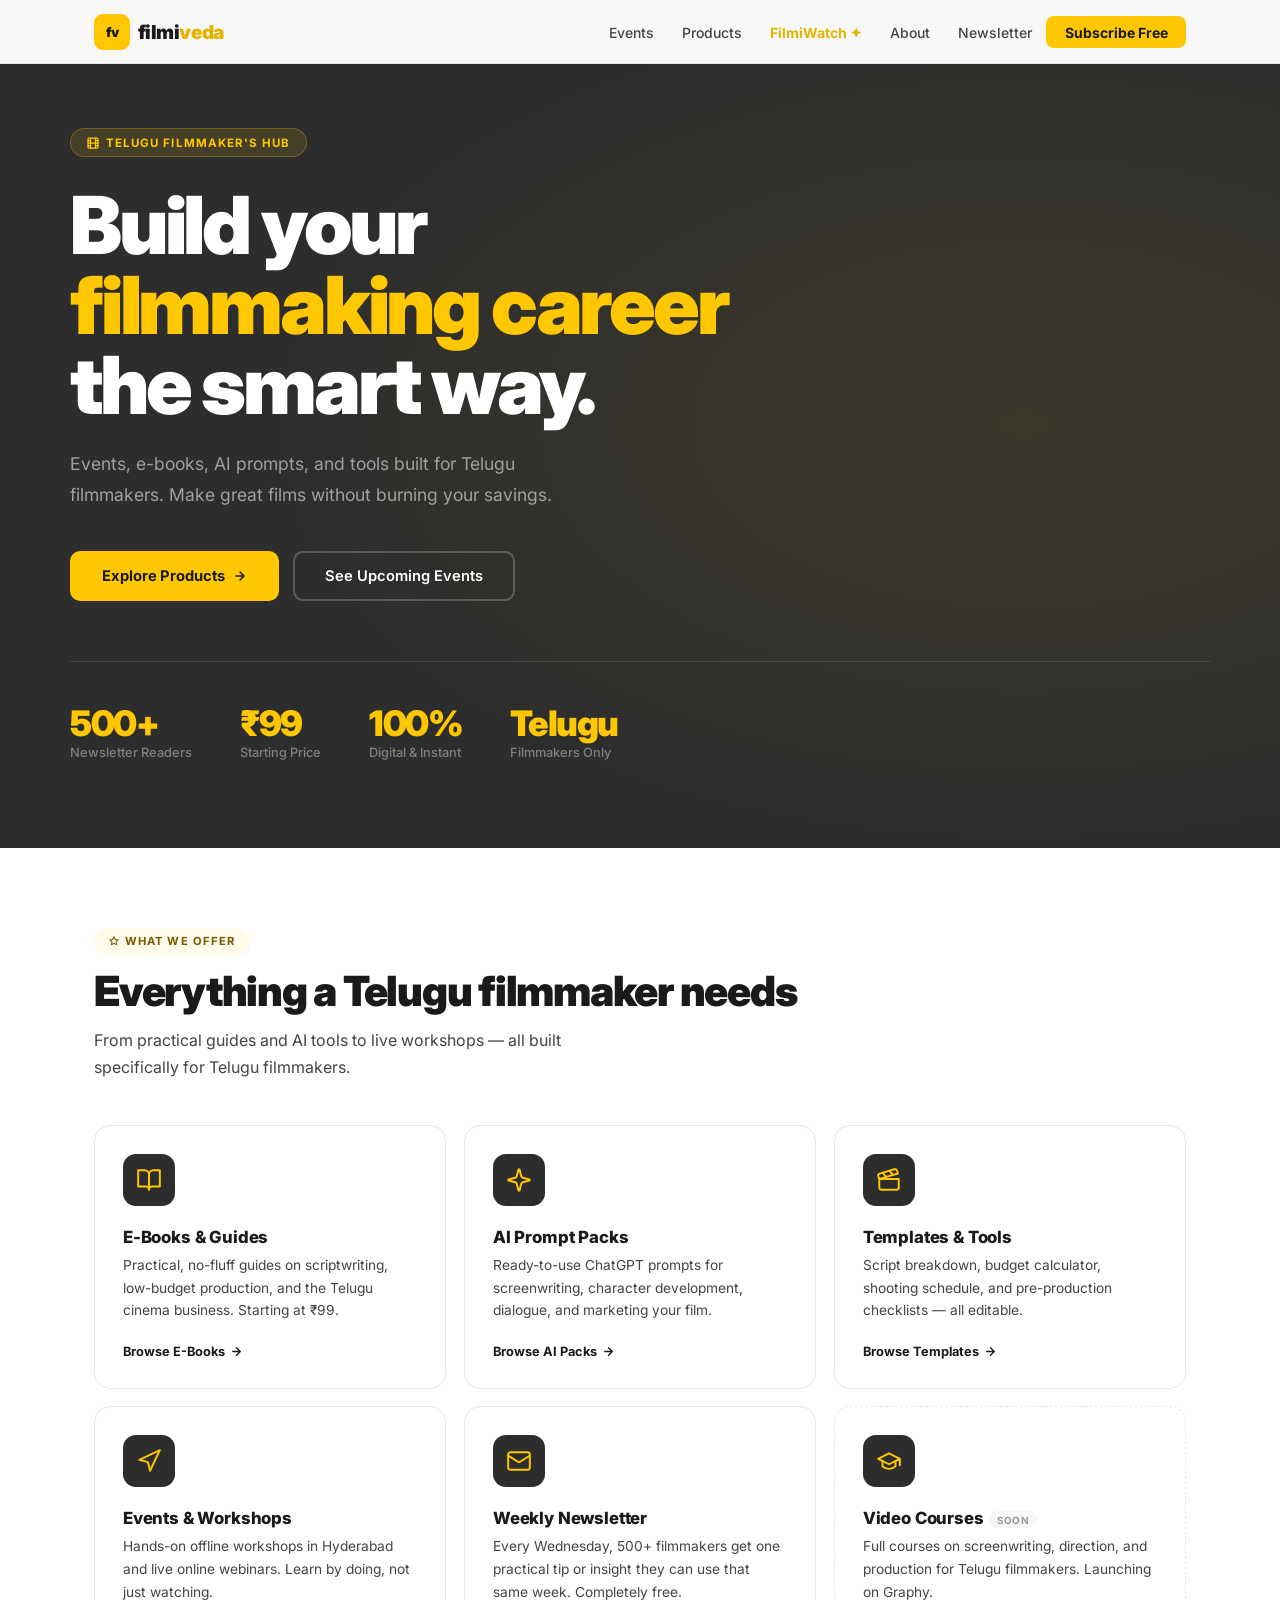
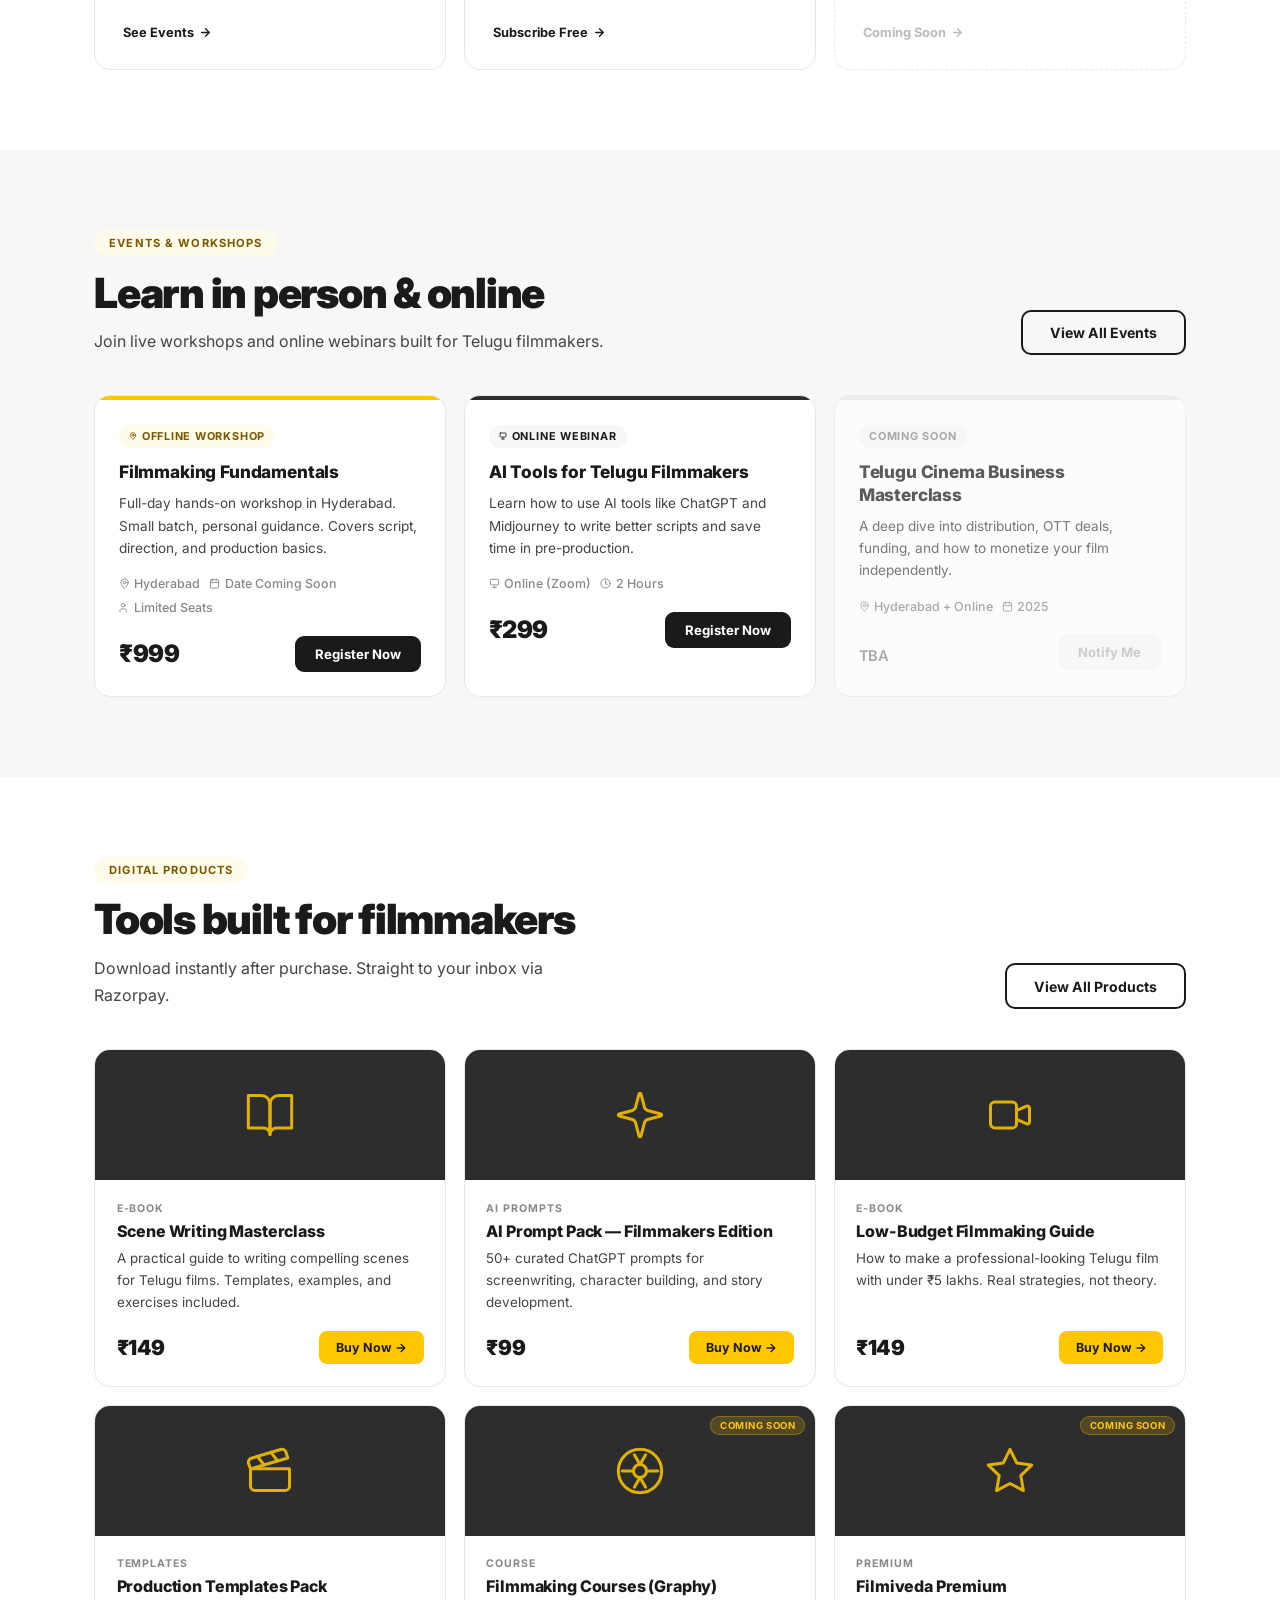
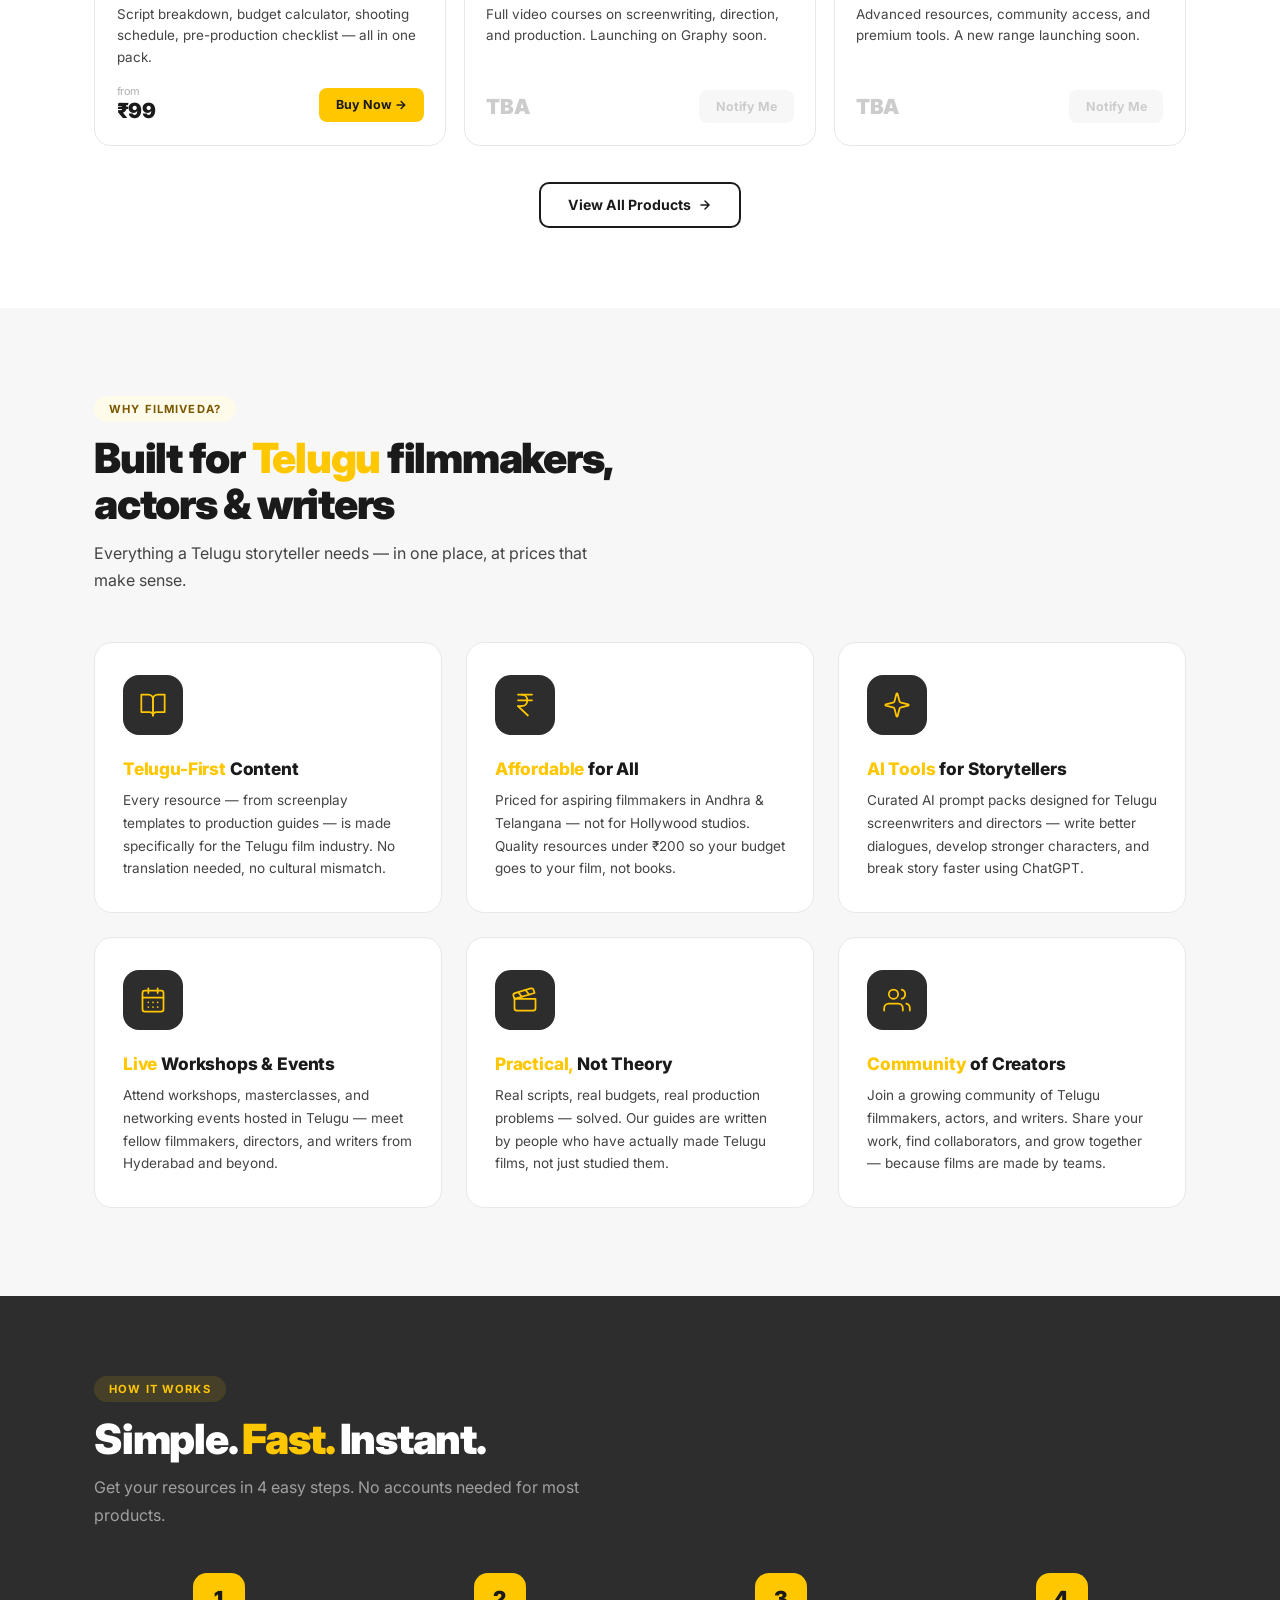
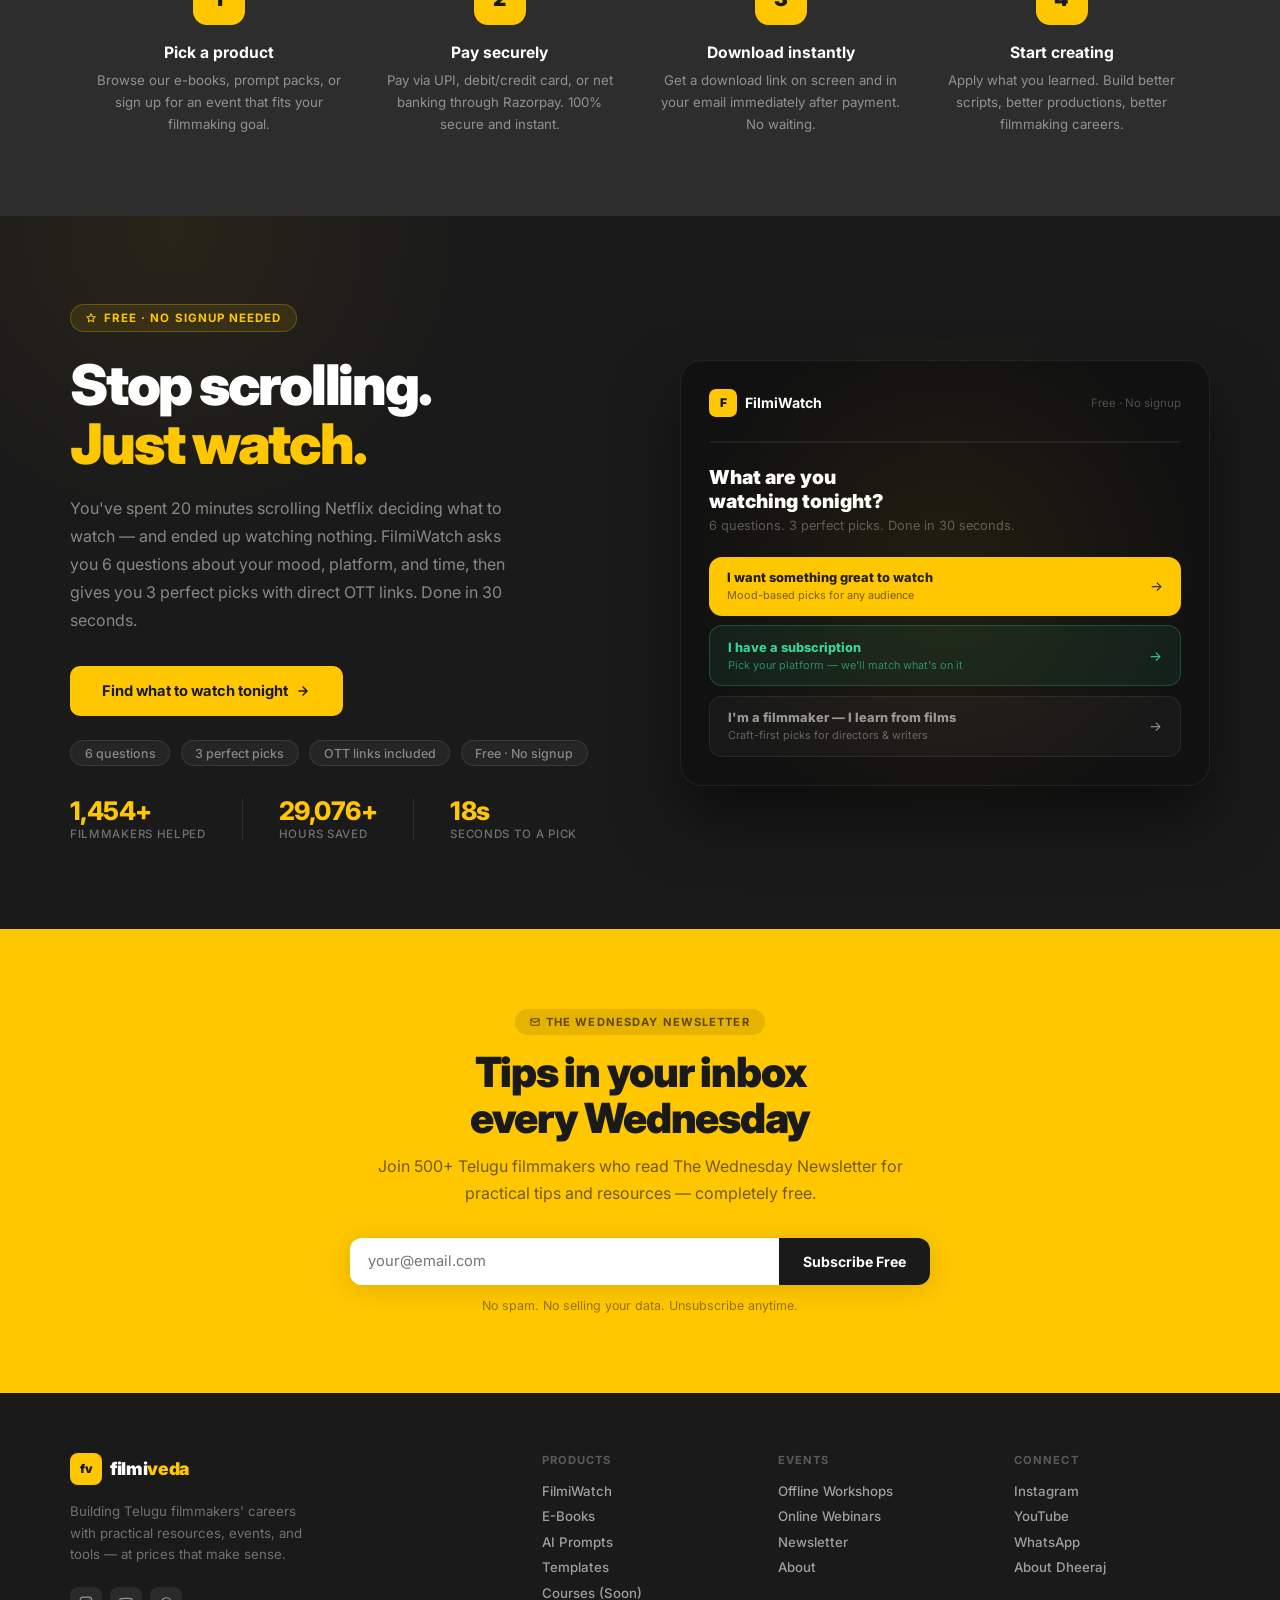
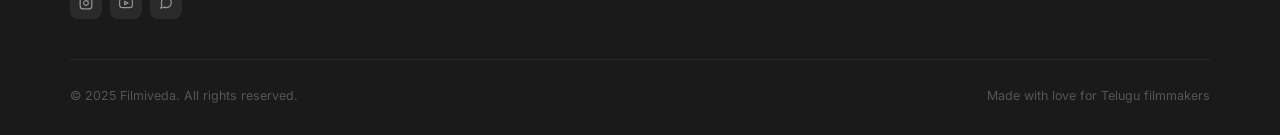
<file: index.html>
<!DOCTYPE html>
<html lang="en">
<head>
    <meta charset="UTF-8">
    <meta name="viewport" content="width=device-width, initial-scale=1.0">
    <title>Filmiveda | Telugu Filmmaker's Hub</title>
    <meta name="description" content="E-books, AI prompts, events, and resources for Telugu filmmakers. Build your filmmaking career the smart way with Filmiveda.">

    <!-- FAVICON: FV logo in yellow -->
    <link rel="icon" type="image/svg+xml" href="data:image/svg+xml,<svg xmlns='http://www.w3.org/2000/svg' viewBox='0 0 64 64'><rect width='64' height='64' rx='12' fill='%23FFC700'/><text x='32' y='46' font-family='Arial Black,Arial,sans-serif' font-size='28' font-weight='900' text-anchor='middle' fill='%231A1A1A'>fv</text></svg>">

    <link href="https://fonts.googleapis.com/css2?family=Inter:wght@400;500;600;700;800;900&display=swap" rel="stylesheet">
    <style>
        :root {
            --yellow:  #FFC700;
            --yellow-d: #E5B400;
            --yellow-bg: #FFFBEB;
            --dark:   #1A1A1A;
            --charcoal: #2D2D2D;
            --body:   #444444;
            --muted:  #888888;
            --off:    #F7F7F7;
            --border: #E8E8E8;
            --white:  #FFFFFF;
        }

        *  { margin:0; padding:0; box-sizing:border-box; }
        html { scroll-behavior:smooth; }
        body {
            font-family:'Inter',sans-serif;
            color:var(--dark);
            background:var(--white);
            -webkit-font-smoothing:antialiased;
            overflow-x:hidden;
        }

        .wrap { max-width:1140px; margin:0 auto; padding:0 1.5rem; }

        /* ─── NAV ─── */
        nav {
            position:fixed; top:0; width:100%; z-index:1000;
            padding:0.85rem 0;
            background:rgba(255,255,255,0.97);
            backdrop-filter:blur(16px);
            border-bottom:1px solid var(--border);
            transition:box-shadow .3s;
        }
        nav.scrolled { box-shadow:0 2px 20px rgba(0,0,0,.06); }
        .nav-row { display:flex; justify-content:space-between; align-items:center; }

        /* logo */
        .logo { display:flex; align-items:center; gap:.5rem; text-decoration:none; }
        .logo-badge {
            width:36px; height:36px; background:var(--yellow);
            border-radius:9px; display:flex; align-items:center; justify-content:center;
            font-size:.82rem; font-weight:900; color:var(--dark); letter-spacing:-.04em;
        }
        .logo-name { font-size:1.2rem; font-weight:900; color:var(--dark); letter-spacing:-.03em; }
        .logo-name em { font-style:normal; color:var(--yellow-d); }

        /* links */
        .nav-links { display:flex; list-style:none; gap:.1rem; align-items:center; }
        .nav-links a {
            text-decoration:none; color:var(--body); font-weight:500; font-size:.875rem;
            padding:.44rem .82rem; border-radius:8px; transition:all .2s;
        }
        .nav-links a:hover { color:var(--dark); background:var(--off); }
        .nav-links a.active { color:var(--dark); font-weight:700; }
        .nav-links .cta {
            background:var(--yellow); color:var(--dark)!important;
            font-weight:700!important; padding:.48rem 1.15rem!important;
        }
        .nav-links .cta:hover { background:var(--yellow-d); }

        /* hamburger */
        .burger { display:none; flex-direction:column; gap:5px; cursor:pointer; background:none; border:none; padding:4px; }
        .burger span { display:block; width:22px; height:2px; background:var(--dark); border-radius:2px; }

        .mob-nav {
            display:none; position:fixed; top:65px; left:0; width:100%;
            background:var(--white); border-bottom:1px solid var(--border);
            padding:1.2rem 1.5rem; z-index:999; box-shadow:0 8px 32px rgba(0,0,0,.08);
        }
        .mob-nav.open { display:block; }
        .mob-nav a { display:block; text-decoration:none; color:var(--body); font-weight:500; font-size:.95rem; padding:.78rem 0; border-bottom:1px solid var(--off); }
        .mob-nav a.mob-cta { border:none; margin-top:.7rem; background:var(--yellow); color:var(--dark); font-weight:700; text-align:center; padding:.82rem; border-radius:10px; }

        /* ─── HERO ─── */
        .hero {
            background:var(--charcoal);
            padding:8rem 1.5rem 5.5rem;
            position:relative; overflow:hidden;
        }
        .hero::after {
            content:''; position:absolute; inset:0;
            background:radial-gradient(ellipse 60% 50% at 80% 50%, rgba(255,199,0,.07), transparent);
            pointer-events:none;
        }
        .hero-inner { max-width:1140px; margin:0 auto; position:relative; z-index:1; }

        .hero-pill {
            display:inline-flex; align-items:center; gap:.45rem;
            background:rgba(255,199,0,.12); border:1px solid rgba(255,199,0,.25);
            color:var(--yellow); font-size:.72rem; font-weight:700;
            letter-spacing:.09em; text-transform:uppercase;
            padding:.42rem 1rem; border-radius:50px; margin-bottom:1.75rem;
        }

        .hero h1 {
            font-size:clamp(2.6rem,6.5vw,5rem); font-weight:900;
            line-height:1.0; letter-spacing:-.04em;
            color:var(--white); margin-bottom:1.5rem; max-width:800px;
        }
        .hero h1 .hl { color:var(--yellow); }

        .hero-sub {
            font-size:1.1rem; color:rgba(255,255,255,.55); line-height:1.75;
            max-width:500px; margin-bottom:2.5rem;
        }

        .hero-btns { display:flex; gap:.85rem; flex-wrap:wrap; margin-bottom:3.75rem; }

        .btn-yellow {
            display:inline-flex; align-items:center; gap:.45rem;
            background:var(--yellow); color:var(--dark);
            padding:.88rem 1.9rem; border-radius:10px;
            text-decoration:none; font-weight:700; font-size:.92rem;
            border:2px solid var(--yellow); transition:all .2s;
        }
        .btn-yellow:hover { background:var(--yellow-d); border-color:var(--yellow-d); transform:translateY(-1px); }

        .btn-outline-white {
            display:inline-flex; align-items:center; gap:.45rem;
            background:transparent; color:var(--white);
            padding:.88rem 1.9rem; border-radius:10px;
            text-decoration:none; font-weight:600; font-size:.92rem;
            border:2px solid rgba(255,255,255,.22); transition:all .2s;
        }
        .btn-outline-white:hover { border-color:rgba(255,255,255,.6); }

        .hero-stats {
            display:flex; gap:3rem; flex-wrap:wrap;
            padding-top:2.75rem; border-top:1px solid rgba(255,255,255,.1);
        }
        .stat .n { font-size:2.2rem; font-weight:900; color:var(--yellow); letter-spacing:-.04em; line-height:1; }
        .stat .l { font-size:.8rem; color:rgba(255,255,255,.4); font-weight:500; margin-top:.25rem; }

        /* ─── SECTION LABELS ─── */
        .sec-tag {
            display:inline-flex; align-items:center; gap:.35rem;
            background:var(--yellow-bg); color:#7A5800;
            font-size:.7rem; font-weight:700; letter-spacing:.1em; text-transform:uppercase;
            padding:.38rem .95rem; border-radius:50px; margin-bottom:.9rem;
        }
        .sec-tag.dark { background:rgba(255,199,0,.12); color:var(--yellow); }

        .sec-title { font-size:clamp(1.7rem,3.8vw,2.6rem); font-weight:900; letter-spacing:-.03em; line-height:1.1; color:var(--dark); margin-bottom:.75rem; }
        .sec-title.white { color:var(--white); }
        .sec-title .yl { color:var(--yellow); }
        .sec-sub { font-size:1rem; color:var(--body); line-height:1.7; max-width:520px; margin-bottom:2.75rem; }
        .sec-sub.white { color:rgba(255,255,255,.55); }

        /* ─── WHAT WE OFFER (service cards) ─── */
        .services { padding:5rem 1.5rem; background:var(--white); }

        .svc-grid { display:grid; grid-template-columns:repeat(3,1fr); gap:1.1rem; }

        .svc-card {
            border:1.5px solid var(--border); border-radius:16px;
            padding:1.75rem; background:var(--white);
            text-decoration:none; color:inherit; display:block;
            transition:all .28s ease;
        }
        .svc-card:hover {
            border-color:var(--yellow);
            box-shadow:0 8px 36px rgba(255,199,0,.13);
            transform:translateY(-3px);
        }
        .svc-card.faded { opacity:.6; border-style:dashed; }
        .svc-card.faded:hover { transform:none; box-shadow:none; border-color:var(--border); }

        /* icon box — SINGLE consistent style: dark bg + yellow icon */
        .icon-box {
            width:52px; height:52px; background:var(--charcoal);
            border-radius:13px; display:flex; align-items:center;
            justify-content:center; margin-bottom:1.3rem;
            flex-shrink:0;
        }
        .icon-box svg { stroke:var(--yellow); }

        .svc-card h3 { font-size:1.05rem; font-weight:800; margin-bottom:.45rem; letter-spacing:-.01em; color:var(--dark); }
        .svc-card p { font-size:.86rem; color:var(--body); line-height:1.65; margin-bottom:1.1rem; }
        .svc-link { display:inline-flex; align-items:center; gap:.3rem; font-size:.8rem; font-weight:700; color:var(--dark); }
        .svc-link svg { transition:transform .2s; }
        .svc-card:hover .svc-link svg { transform:translateX(4px); }

        .soon-chip { display:inline-block; font-size:.62rem; background:var(--off); color:#999; padding:.16rem .5rem; border-radius:50px; font-weight:700; letter-spacing:.05em; text-transform:uppercase; margin-left:.35rem; vertical-align:middle; }

        /* ─── EVENTS ─── */
        .events { padding:5rem 1.5rem; background:var(--off); }

        .sec-row { display:flex; justify-content:space-between; align-items:flex-end; margin-bottom:2.5rem; flex-wrap:wrap; gap:1rem; }

        .ev-grid { display:grid; grid-template-columns:repeat(3,1fr); gap:1.1rem; }

        .ev-card {
            background:var(--white); border-radius:16px;
            overflow:hidden; border:1.5px solid var(--border);
            transition:all .28s ease;
        }
        .ev-card:hover { border-color:var(--yellow); box-shadow:0 8px 36px rgba(0,0,0,.08); transform:translateY(-3px); }

        .ev-bar { height:4px; }
        .ev-bar.live   { background:var(--yellow); }
        .ev-bar.online { background:var(--charcoal); }
        .ev-bar.soon   { background:var(--border); }

        .ev-body { padding:1.5rem; }

        .ev-pill {
            display:inline-flex; align-items:center; gap:.28rem;
            font-size:.68rem; font-weight:700; letter-spacing:.07em; text-transform:uppercase;
            padding:.26rem .65rem; border-radius:50px; margin-bottom:.85rem;
        }
        .ev-pill.live   { background:var(--yellow-bg); color:#7A5800; }
        .ev-pill.online { background:var(--off); color:var(--dark); }
        .ev-pill.soon   { background:var(--off); color:var(--muted); }

        .ev-card h3 { font-size:1.08rem; font-weight:800; margin-bottom:.55rem; letter-spacing:-.01em; line-height:1.3; }
        .ev-card p  { color:var(--body); font-size:.85rem; line-height:1.62; margin-bottom:1.1rem; }

        .ev-meta { display:flex; flex-wrap:wrap; gap:.55rem; margin-bottom:1.3rem; }
        .ev-m { display:flex; align-items:center; gap:.28rem; font-size:.78rem; color:var(--muted); font-weight:500; }
        .ev-m svg { stroke:var(--muted); }

        .ev-row { display:flex; align-items:center; justify-content:space-between; gap:.6rem; }
        .ev-price { font-size:1.5rem; font-weight:900; color:var(--dark); letter-spacing:-.02em; }
        .ev-price .tba { font-size:.92rem; font-weight:600; color:var(--muted); }

        .btn-dark {
            display:inline-flex; align-items:center; gap:.35rem;
            background:var(--dark); color:var(--white);
            padding:.62rem 1.25rem; border-radius:9px;
            text-decoration:none; font-weight:700; font-size:.82rem;
            transition:all .2s; white-space:nowrap;
        }
        .btn-dark:hover { background:var(--yellow); color:var(--dark); }

        .btn-muted { display:inline-block; background:var(--off); color:#bbb; padding:.62rem 1.25rem; border-radius:9px; font-weight:700; font-size:.82rem; cursor:not-allowed; }

        /* ─── PRODUCTS PREVIEW ─── */
        .products { padding:5rem 1.5rem; background:var(--white); }

        .prod-grid { display:grid; grid-template-columns:repeat(3,1fr); gap:1.1rem; }

        .prod-card {
            border:1.5px solid var(--border); border-radius:16px;
            overflow:hidden; display:flex; flex-direction:column;
            background:var(--white); transition:all .28s ease;
        }
        .prod-card:hover { border-color:var(--yellow); box-shadow:0 8px 36px rgba(0,0,0,.07); transform:translateY(-3px); }
        .prod-card.dim { opacity:.6; }
        .prod-card.dim:hover { transform:none; box-shadow:none; border-color:var(--border); }

        /* cover: dark bg with big yellow icon — cinematic look */
        .prod-cover {
            height:130px; background:var(--charcoal);
            display:flex; align-items:center; justify-content:center;
            position:relative;
        }
        .prod-cover svg { stroke:var(--yellow); opacity:.85; }

        .soon-abs {
            position:absolute; top:10px; right:10px;
            background:rgba(255,199,0,.18); color:var(--yellow);
            font-size:.6rem; font-weight:700; letter-spacing:.06em; text-transform:uppercase;
            padding:.2rem .55rem; border-radius:50px; border:1px solid rgba(255,199,0,.3);
        }

        .prod-body { padding:1.35rem; flex:1; display:flex; flex-direction:column; }
        .prod-type { font-size:.66rem; font-weight:700; letter-spacing:.09em; text-transform:uppercase; color:var(--muted); margin-bottom:.38rem; }
        .prod-card h3 { font-size:1rem; font-weight:800; margin-bottom:.4rem; letter-spacing:-.01em; line-height:1.3; }
        .prod-card p { color:var(--body); font-size:.84rem; line-height:1.62; margin-bottom:1.1rem; flex:1; }

        .prod-foot { display:flex; align-items:center; justify-content:space-between; gap:.5rem; }
        .prod-price { font-size:1.3rem; font-weight:900; color:var(--dark); letter-spacing:-.02em; }
        .prod-price small { display:block; font-size:.68rem; font-weight:500; color:#bbb; line-height:1; margin-bottom:1px; }

        .btn-buy {
            display:inline-flex; align-items:center; gap:.28rem;
            background:var(--yellow); color:var(--dark);
            padding:.58rem 1.05rem; border-radius:8px;
            text-decoration:none; font-weight:700; font-size:.78rem;
            transition:all .2s; white-space:nowrap;
        }
        .btn-buy:hover { background:var(--yellow-d); }

        .btn-soon { display:inline-block; background:var(--off); color:#ccc; padding:.58rem 1.05rem; border-radius:8px; font-weight:700; font-size:.78rem; cursor:not-allowed; }

        .center { text-align:center; margin-top:2.25rem; }

        .btn-outline-dark {
            display:inline-flex; align-items:center; gap:.45rem;
            border:2px solid var(--dark); color:var(--dark);
            padding:.78rem 1.7rem; border-radius:10px;
            text-decoration:none; font-weight:700; font-size:.88rem;
            transition:all .2s;
        }
        .btn-outline-dark:hover { background:var(--dark); color:var(--white); }

        /* ─── WHY FILMIVEDA ─── */
        .why { padding:5.5rem 1.5rem; background:var(--off); }
        .why-grid {
            display:grid; grid-template-columns:repeat(3,1fr);
            gap:1.5rem; margin-top:3rem;
        }
        .why-card {
            background:var(--white); border-radius:18px;
            padding:2rem 1.75rem; border:1.5px solid var(--border);
            transition:all .28s ease;
        }
        .why-card:hover { border-color:var(--yellow); box-shadow:0 8px 36px rgba(0,0,0,.07); transform:translateY(-3px); }
        .why-icon {
            width:60px; height:60px; background:var(--charcoal);
            border-radius:16px; display:flex; align-items:center;
            justify-content:center; margin-bottom:1.4rem;
        }
        .why-icon svg { stroke:var(--yellow); }
        .why-card h3 {
            font-size:1.08rem; font-weight:800; margin-bottom:.55rem;
            line-height:1.3; letter-spacing:-.01em;
        }
        .why-card h3 span { color:var(--yellow); }
        .why-card p { color:var(--body); font-size:.85rem; line-height:1.68; }

        /* ─── HOW IT WORKS ─── */
        .how { padding:5rem 1.5rem; background:var(--charcoal); }

        .how-grid { display:grid; grid-template-columns:repeat(4,1fr); gap:2rem; margin-top:2.75rem; }

        .how-step { text-align:center; }
        .how-num {
            width:52px; height:52px; background:var(--yellow);
            border-radius:14px; display:flex; align-items:center; justify-content:center;
            font-size:1.3rem; font-weight:900; color:var(--dark);
            margin:0 auto 1.15rem;
        }
        .how-step h3 { font-size:.98rem; font-weight:700; color:var(--white); margin-bottom:.5rem; }
        .how-step p  { font-size:.83rem; color:rgba(255,255,255,.48); line-height:1.65; }

        /* ─── NEWSLETTER ─── */
        .newsletter { padding:5rem 1.5rem; background:var(--yellow); }
        .nl-inner { max-width:580px; margin:0 auto; text-align:center; }
        .newsletter .sec-tag { background:rgba(0,0,0,.1); color:rgba(0,0,0,.6); }
        .newsletter .sec-title { color:var(--dark); }
        .nl-desc { font-size:1rem; color:rgba(0,0,0,.55); line-height:1.65; margin-bottom:2rem; }
        .nl-form { display:flex; background:var(--white); border-radius:12px; overflow:hidden; box-shadow:0 4px 24px rgba(0,0,0,.12); }
        .nl-form input { flex:1; border:none; padding:.9rem 1.15rem; font-size:.92rem; outline:none; font-family:inherit; color:var(--dark); }
        .nl-form button { background:var(--dark); color:var(--white); border:none; padding:.9rem 1.5rem; font-weight:700; font-size:.88rem; cursor:pointer; font-family:inherit; transition:background .2s; white-space:nowrap; }
        .nl-form button:hover { background:var(--charcoal); }
        .nl-note { margin-top:.8rem; font-size:.78rem; color:rgba(0,0,0,.42); }
        .nl-ok { display:none; background:rgba(0,0,0,.1); color:var(--dark); padding:1rem 1.5rem; border-radius:12px; font-weight:600; margin-top:1rem; }

        /* ─── FOOTER ─── */
        footer { background:var(--dark); color:var(--white); padding:3.75rem 1.5rem 2rem; }
        .ft-grid { display:grid; grid-template-columns:2.2fr 1fr 1fr 1fr; gap:2.5rem; max-width:1140px; margin:0 auto 2.5rem; }

        .ft-logo { display:flex; align-items:center; gap:.5rem; text-decoration:none; margin-bottom:1rem; }
        .ft-logo-box { width:32px; height:32px; background:var(--yellow); border-radius:8px; display:flex; align-items:center; justify-content:center; font-size:.75rem; font-weight:900; color:var(--dark); }
        .ft-logo-name { font-size:1.1rem; font-weight:900; color:var(--white); letter-spacing:-.02em; }
        .ft-logo-name em { font-style:normal; color:var(--yellow); }

        .ft-brand p { color:rgba(255,255,255,.38); font-size:.83rem; line-height:1.65; max-width:240px; margin-bottom:1.3rem; }

        .ft-social { display:flex; gap:.5rem; }
        .ft-soc {
            width:32px; height:32px; background:rgba(255,255,255,.07);
            border-radius:8px; display:flex; align-items:center; justify-content:center;
            color:rgba(255,255,255,.5); text-decoration:none; transition:all .2s;
        }
        .ft-soc:hover { background:var(--yellow); color:var(--dark); }

        .ft-col h4 { font-size:.7rem; font-weight:700; letter-spacing:.1em; text-transform:uppercase; color:rgba(255,255,255,.28); margin-bottom:1rem; }
        .ft-col a { display:block; color:rgba(255,255,255,.58); text-decoration:none; font-size:.83rem; font-weight:500; margin-bottom:.6rem; transition:color .2s; }
        .ft-col a:hover { color:var(--yellow); }

        .ft-bottom { max-width:1140px; margin:0 auto; padding-top:1.75rem; border-top:1px solid rgba(255,255,255,.07); display:flex; justify-content:space-between; align-items:center; flex-wrap:wrap; gap:.75rem; }
        .ft-bottom p { color:rgba(255,255,255,.26); font-size:.78rem; }

        /* ─── FILMIWATCH PROMO ─── */
.fw-nav { color:var(--yellow-d)!important; font-weight:700!important; }
.filmiwatch-promo {
    padding:5.5rem 1.5rem; background:var(--dark);
    position:relative; overflow:hidden;
}
.filmiwatch-promo::before {
    content:''; position:absolute; top:-40%; left:-10%;
    width:600px; height:600px;
    background:radial-gradient(circle,rgba(255,199,0,.06) 0%,transparent 70%);
    pointer-events:none;
}
.fw-inner {
    max-width:1140px; margin:0 auto;
    display:grid; grid-template-columns:1fr 1fr;
    gap:5rem; align-items:center; position:relative; z-index:1;
}
.fw-label {
    display:inline-flex; align-items:center; gap:.5rem;
    background:rgba(255,199,0,.1); color:var(--yellow);
    padding:.38rem .95rem; border-radius:50px;
    font-size:.72rem; font-weight:700; letter-spacing:.09em; text-transform:uppercase;
    border:1px solid rgba(255,199,0,.25); margin-bottom:1.5rem;
}
.fw-headline {
    font-size:clamp(2.2rem,4.5vw,3.5rem); font-weight:900;
    line-height:1.05; letter-spacing:-.04em;
    color:var(--white); margin-bottom:1.25rem;
}
.fw-headline .yl { color:var(--yellow); }
.fw-desc {
    font-size:1rem; color:rgba(255,255,255,.48);
    line-height:1.75; margin-bottom:2rem; max-width:460px;
}
.fw-cta {
    display:inline-flex; align-items:center; gap:.5rem;
    background:var(--yellow); color:var(--dark);
    padding:.88rem 1.9rem; border-radius:10px;
    text-decoration:none; font-weight:700; font-size:.92rem;
    border:2px solid var(--yellow); transition:all .2s;
}
.fw-cta:hover { background:var(--yellow-d); border-color:var(--yellow-d); transform:translateY(-1px); }
.fw-cta .arr { transition:transform .2s; }
.fw-cta:hover .arr { transform:translateX(4px); }
.fw-pills { display:flex; gap:.65rem; flex-wrap:wrap; margin-top:1.5rem; }
.fw-pill {
    background:rgba(255,255,255,.05); border:1px solid rgba(255,255,255,.09);
    color:rgba(255,255,255,.45); padding:.3rem .85rem;
    border-radius:50px; font-size:.78rem; font-weight:500;
}
.fw-stats { display:flex; gap:2rem; margin-top:2rem; flex-wrap:wrap; }
.fw-stat-item { display:flex; flex-direction:column; gap:.2rem; }
.fw-stat-num { font-size:1.6rem; font-weight:800; color:#FFC700; letter-spacing:-.02em; line-height:1; }
.fw-stat-label { font-size:.72rem; color:rgba(255,255,255,.38); font-weight:500; text-transform:uppercase; letter-spacing:.06em; }
.fw-stat-divider { width:1px; background:rgba(255,255,255,.08); align-self:stretch; margin:0 .25rem; }
.fw-mockup { position:relative; }
.fw-glow {
    position:absolute; inset:-20px;
    background:radial-gradient(circle at 50% 50%,rgba(255,199,0,.07) 0%,transparent 70%);
    pointer-events:none; border-radius:40px;
}
.fw-card {
    background:#111; border:1px solid rgba(255,255,255,.07);
    border-radius:22px; padding:1.75rem;
    box-shadow:0 32px 64px rgba(0,0,0,.5);
}
.fw-card-top {
    display:flex; align-items:center;
    justify-content:space-between; margin-bottom:1.5rem;
}
.fw-card-logo { display:flex; align-items:center; gap:.5rem; }
.fw-card-badge {
    width:28px; height:28px; background:var(--yellow);
    border-radius:7px; display:flex; align-items:center;
    justify-content:center; font-size:.75rem; font-weight:900; color:var(--dark);
}
.fw-card-name { color:var(--white); font-size:.88rem; font-weight:700; }
.fw-card-tag { font-size:.72rem; color:rgba(255,255,255,.25); }
.fw-bar { height:2px; background:rgba(255,255,255,.06); border-radius:2px; margin-bottom:1.4rem; }
.fw-q { font-size:1.2rem; font-weight:900; color:var(--white); line-height:1.25; margin-bottom:.3rem; }
.fw-q-sub { font-size:.8rem; color:rgba(255,255,255,.3); margin-bottom:1.5rem; }
.fw-opt {
    border-radius:13px; padding:.85rem 1.1rem; margin-bottom:.6rem;
    display:flex; align-items:center; justify-content:space-between;
}
.fw-opt:last-child { margin-bottom:0; }
.fw-opt.gold { background:var(--yellow); color:var(--dark); }
.fw-opt.green { background:rgba(52,211,153,.08); border:1px solid rgba(52,211,153,.25); color:#34d399; }
.fw-opt.dim { background:rgba(255,255,255,.03); border:1px solid rgba(255,255,255,.07); color:rgba(255,255,255,.55); }
.fw-opt-title { font-weight:800; font-size:.8rem; line-height:1.2; }
.fw-opt-sub { font-size:.68rem; opacity:.6; margin-top:.15rem; }
.fw-opt-arr { flex-shrink:0; margin-left:1rem; font-size:.85rem; }
@media(max-width:768px) {
    .fw-inner { grid-template-columns:1fr; gap:2.5rem; }
    .fw-mockup { order:-1; }
}

        /* ─── ANIMATIONS ─── */
        .fi { opacity:0; transform:translateY(20px); transition:opacity .6s ease,transform .6s ease; }
        .fi.vis { opacity:1; transform:translateY(0); }

        /* ─── RESPONSIVE ─── */
        @media(max-width:1024px) {
            .svc-grid,.prod-grid,.ev-grid,.why-grid { grid-template-columns:repeat(2,1fr); }
            .how-grid { grid-template-columns:repeat(2,1fr); }
            .ft-grid { grid-template-columns:1fr 1fr; }
        }
        @media(max-width:768px) {
            .nav-links { display:none; }
            .burger { display:flex; }
            .hero { padding:7rem 1.5rem 4rem; }
            .hero h1 { font-size:2.5rem; }
            .svc-grid,.prod-grid,.ev-grid,.why-grid { grid-template-columns:1fr; }
            .sec-row { flex-direction:column; align-items:flex-start; }
            .ft-grid { grid-template-columns:1fr; gap:1.75rem; }
            .ft-bottom { flex-direction:column; text-align:center; }
            .nl-form { flex-direction:column; }
        }
        @media(max-width:480px) {
            .hero h1 { font-size:2rem; }
            .how-grid { grid-template-columns:1fr; }
            .hero-stats { gap:2rem; }
        }

    </style>
</head>
<body>

<!-- ═══ NAV ═══ -->
<nav id="nav">
    <div class="wrap">
        <div class="nav-row">
            <a href="index.html" class="logo">
                <div class="logo-badge">fv</div>
                <span class="logo-name">filmi<em>veda</em></span>
            </a>
            <ul class="nav-links">
                <li><a href="#events">Events</a></li>
                <li><a href="products.html">Products</a></li>
                <li><a href="/products/filmiwatch" class="fw-nav">FilmiWatch ✦</a></li>
                <li><a href="about.html">About</a></li>
                <li><a href="#newsletter">Newsletter</a></li>
                <li><a href="#newsletter" class="cta">Subscribe Free</a></li>
            </ul>
            <button class="burger" id="burger" aria-label="Menu">
                <span></span><span></span><span></span>
            </button>
        </div>
    </div>
</nav>

<div class="mob-nav" id="mob-nav">
    <a href="#events">Events</a>
    <a href="products.html">Products</a>
    <a href="/products/filmiwatch" style="color:var(--yellow-d);font-weight:700;">FilmiWatch ✦</a>
    <a href="about.html">About</a>
    <a href="#newsletter">Newsletter</a>
    <a href="#newsletter" class="mob-cta">Subscribe Free →</a>
</div>

<!-- ═══ HERO ═══ -->
<section class="hero" id="home">
    <div class="hero-inner">
        <div class="hero-pill">
            <svg width="12" height="12" viewBox="0 0 24 24" fill="none" stroke="currentColor" stroke-width="2.5" stroke-linecap="round" stroke-linejoin="round"><rect x="2" y="2" width="20" height="20" rx="2.18"/><line x1="7" y1="2" x2="7" y2="22"/><line x1="17" y1="2" x2="17" y2="22"/><line x1="2" y1="12" x2="22" y2="12"/><line x1="2" y1="7" x2="7" y2="7"/><line x1="2" y1="17" x2="7" y2="17"/><line x1="17" y1="17" x2="22" y2="17"/><line x1="17" y1="7" x2="22" y2="7"/></svg>
            Telugu Filmmaker's Hub
        </div>
        <h1>Build your<br><span class="hl">filmmaking career</span><br>the smart way.</h1>
        <p class="hero-sub">Events, e-books, AI prompts, and tools built for Telugu filmmakers. Make great films without burning your savings.</p>
        <div class="hero-btns">
            <a href="products.html" class="btn-yellow">
                Explore Products
                <svg width="14" height="14" viewBox="0 0 24 24" fill="none" stroke="currentColor" stroke-width="2.5" stroke-linecap="round" stroke-linejoin="round"><path d="M5 12h14M12 5l7 7-7 7"/></svg>
            </a>
            <a href="#events" class="btn-outline-white">See Upcoming Events</a>
        </div>
        <div class="hero-stats">
            <div class="stat"><div class="n">500+</div><div class="l">Newsletter Readers</div></div>
            <div class="stat"><div class="n">₹99</div><div class="l">Starting Price</div></div>
            <div class="stat"><div class="n">100%</div><div class="l">Digital & Instant</div></div>
            <div class="stat"><div class="n">Telugu</div><div class="l">Filmmakers Only</div></div>
        </div>
    </div>
</section>

<!-- ═══ WHAT WE OFFER ═══ -->
<section class="services" id="services">
    <div class="wrap">
        <div class="sec-tag">
            <svg width="10" height="10" viewBox="0 0 24 24" fill="none" stroke="currentColor" stroke-width="2.5" stroke-linecap="round" stroke-linejoin="round"><polygon points="12 2 15.09 8.26 22 9.27 17 14.14 18.18 21.02 12 17.77 5.82 21.02 7 14.14 2 9.27 8.91 8.26 12 2"/></svg>
            What We Offer
        </div>
        <h2 class="sec-title">Everything a Telugu filmmaker needs</h2>
        <p class="sec-sub">From practical guides and AI tools to live workshops — all built specifically for Telugu filmmakers.</p>

        <div class="svc-grid">

            <!-- E-Books -->
            <a href="products.html" class="svc-card fi">
                <div class="icon-box">
                    <!-- open book / script icon -->
                    <svg width="26" height="26" viewBox="0 0 24 24" fill="none" stroke-width="1.8" stroke-linecap="round" stroke-linejoin="round"><path d="M2 3h6a4 4 0 0 1 4 4v14a3 3 0 0 0-3-3H2z"/><path d="M22 3h-6a4 4 0 0 0-4 4v14a3 3 0 0 1 3-3h7z"/></svg>
                </div>
                <h3>E-Books & Guides</h3>
                <p>Practical, no-fluff guides on scriptwriting, low-budget production, and the Telugu cinema business. Starting at ₹99.</p>
                <span class="svc-link">Browse E-Books <svg width="13" height="13" viewBox="0 0 24 24" fill="none" stroke="currentColor" stroke-width="2.5" stroke-linecap="round" stroke-linejoin="round"><path d="M5 12h14M12 5l7 7-7 7"/></svg></span>
            </a>

            <!-- AI Prompts -->
            <a href="products.html" class="svc-card fi">
                <div class="icon-box">
                    <!-- sparkle / AI icon -->
                    <svg width="26" height="26" viewBox="0 0 24 24" fill="none" stroke-width="1.8" stroke-linecap="round" stroke-linejoin="round"><path d="M9.937 15.5A2 2 0 0 0 8.5 14.063l-6.135-1.582a.5.5 0 0 1 0-.962L8.5 9.936A2 2 0 0 0 9.937 8.5l1.582-6.135a.5.5 0 0 1 .963 0L14.063 8.5A2 2 0 0 0 15.5 9.937l6.135 1.581a.5.5 0 0 1 0 .964L15.5 14.063a2 2 0 0 0-1.437 1.437l-1.582 6.135a.5.5 0 0 1-.963 0z"/></svg>
                </div>
                <h3>AI Prompt Packs</h3>
                <p>Ready-to-use ChatGPT prompts for screenwriting, character development, dialogue, and marketing your film.</p>
                <span class="svc-link">Browse AI Packs <svg width="13" height="13" viewBox="0 0 24 24" fill="none" stroke="currentColor" stroke-width="2.5" stroke-linecap="round" stroke-linejoin="round"><path d="M5 12h14M12 5l7 7-7 7"/></svg></span>
            </a>

            <!-- Templates -->
            <a href="products.html" class="svc-card fi">
                <div class="icon-box">
                    <!-- clapperboard icon -->
                    <svg width="26" height="26" viewBox="0 0 24 24" fill="none" stroke-width="1.8" stroke-linecap="round" stroke-linejoin="round"><path d="M20.2 6 3 11l-.9-2.4c-.3-1.1.3-2.2 1.3-2.5l13.5-4c1.1-.3 2.2.3 2.5 1.3Z"/><path d="m6.2 5.3 3.1 3.9"/><path d="m12.4 3.4 3.1 3.9"/><path d="M3 11h18v8a2 2 0 0 1-2 2H5a2 2 0 0 1-2-2Z"/></svg>
                </div>
                <h3>Templates & Tools</h3>
                <p>Script breakdown, budget calculator, shooting schedule, and pre-production checklists — all editable.</p>
                <span class="svc-link">Browse Templates <svg width="13" height="13" viewBox="0 0 24 24" fill="none" stroke="currentColor" stroke-width="2.5" stroke-linecap="round" stroke-linejoin="round"><path d="M5 12h14M12 5l7 7-7 7"/></svg></span>
            </a>

            <!-- Events -->
            <a href="#events" class="svc-card fi">
                <div class="icon-box">
                    <!-- megaphone / director icon -->
                    <svg width="26" height="26" viewBox="0 0 24 24" fill="none" stroke-width="1.8" stroke-linecap="round" stroke-linejoin="round"><path d="m3 11 19-9-9 19-2-8-8-2z"/></svg>
                </div>
                <h3>Events & Workshops</h3>
                <p>Hands-on offline workshops in Hyderabad and live online webinars. Learn by doing, not just watching.</p>
                <span class="svc-link">See Events <svg width="13" height="13" viewBox="0 0 24 24" fill="none" stroke="currentColor" stroke-width="2.5" stroke-linecap="round" stroke-linejoin="round"><path d="M5 12h14M12 5l7 7-7 7"/></svg></span>
            </a>

            <!-- Newsletter -->
            <a href="#newsletter" class="svc-card fi">
                <div class="icon-box">
                    <!-- mail icon -->
                    <svg width="26" height="26" viewBox="0 0 24 24" fill="none" stroke-width="1.8" stroke-linecap="round" stroke-linejoin="round"><rect x="2" y="4" width="20" height="16" rx="2"/><path d="m22 7-8.97 5.7a1.94 1.94 0 0 1-2.06 0L2 7"/></svg>
                </div>
                <h3>Weekly Newsletter</h3>
                <p>Every Wednesday, 500+ filmmakers get one practical tip or insight they can use that same week. Completely free.</p>
                <span class="svc-link">Subscribe Free <svg width="13" height="13" viewBox="0 0 24 24" fill="none" stroke="currentColor" stroke-width="2.5" stroke-linecap="round" stroke-linejoin="round"><path d="M5 12h14M12 5l7 7-7 7"/></svg></span>
            </a>

            <!-- Courses Coming Soon -->
            <div class="svc-card faded fi">
                <div class="icon-box">
                    <!-- graduation cap icon -->
                    <svg width="26" height="26" viewBox="0 0 24 24" fill="none" stroke-width="1.8" stroke-linecap="round" stroke-linejoin="round"><path d="M22 10v6M2 10l10-5 10 5-10 5z"/><path d="M6 12v5c3 3 9 3 12 0v-5"/></svg>
                </div>
                <h3>Video Courses<span class="soon-chip">Soon</span></h3>
                <p>Full courses on screenwriting, direction, and production for Telugu filmmakers. Launching on Graphy.</p>
                <span class="svc-link" style="color:#bbb;">Coming Soon <svg width="13" height="13" viewBox="0 0 24 24" fill="none" stroke="currentColor" stroke-width="2.5" stroke-linecap="round" stroke-linejoin="round"><path d="M5 12h14M12 5l7 7-7 7"/></svg></span>
            </div>

        </div>
    </div>
</section>

<!-- ═══ EVENTS ═══ -->
<section class="events" id="events">
    <div class="wrap">
        <div class="sec-row">
            <div>
                <div class="sec-tag">Events & Workshops</div>
                <h2 class="sec-title">Learn in person &amp; online</h2>
                <p class="sec-sub" style="margin-bottom:0">Join live workshops and online webinars built for Telugu filmmakers.</p>
            </div>
            <a href="products.html" class="btn-outline-dark" style="flex-shrink:0">View All Events</a>
        </div>

        <div class="ev-grid">

            <div class="ev-card fi">
                <div class="ev-bar live"></div>
                <div class="ev-body">
                    <span class="ev-pill live">
                        <svg width="8" height="8" viewBox="0 0 24 24" fill="none" stroke="currentColor" stroke-width="2.5" stroke-linecap="round" stroke-linejoin="round"><path d="M20 10c0 6-8 12-8 12s-8-6-8-12a8 8 0 0 1 16 0Z"/><circle cx="12" cy="10" r="3"/></svg>
                        Offline Workshop
                    </span>
                    <h3>Filmmaking Fundamentals</h3>
                    <p>Full-day hands-on workshop in Hyderabad. Small batch, personal guidance. Covers script, direction, and production basics.</p>
                    <div class="ev-meta">
                        <span class="ev-m"><svg width="11" height="11" viewBox="0 0 24 24" fill="none" stroke-width="2" stroke-linecap="round" stroke-linejoin="round"><path d="M20 10c0 6-8 12-8 12s-8-6-8-12a8 8 0 0 1 16 0Z"/><circle cx="12" cy="10" r="3"/></svg> Hyderabad</span>
                        <span class="ev-m"><svg width="11" height="11" viewBox="0 0 24 24" fill="none" stroke-width="2" stroke-linecap="round" stroke-linejoin="round"><rect x="3" y="4" width="18" height="18" rx="2"/><line x1="16" y1="2" x2="16" y2="6"/><line x1="8" y1="2" x2="8" y2="6"/><line x1="3" y1="10" x2="21" y2="10"/></svg> Date Coming Soon</span>
                        <span class="ev-m"><svg width="11" height="11" viewBox="0 0 24 24" fill="none" stroke-width="2" stroke-linecap="round" stroke-linejoin="round"><path d="M16 21v-2a4 4 0 0 0-4-4H6a4 4 0 0 0-4 4v2"/><circle cx="9" cy="7" r="4"/></svg> Limited Seats</span>
                    </div>
                    <div class="ev-row">
                        <div class="ev-price">₹999</div>
                        <!-- Replace # with your Razorpay event link -->
                        <a href="#" class="btn-dark">Register Now</a>
                    </div>
                </div>
            </div>

            <div class="ev-card fi">
                <div class="ev-bar online"></div>
                <div class="ev-body">
                    <span class="ev-pill online">
                        <svg width="8" height="8" viewBox="0 0 24 24" fill="none" stroke="currentColor" stroke-width="2.5" stroke-linecap="round" stroke-linejoin="round"><rect x="3" y="3" width="18" height="12" rx="2"/><path d="M8 21h8M12 17v4"/></svg>
                        Online Webinar
                    </span>
                    <h3>AI Tools for Telugu Filmmakers</h3>
                    <p>Learn how to use AI tools like ChatGPT and Midjourney to write better scripts and save time in pre-production.</p>
                    <div class="ev-meta">
                        <span class="ev-m"><svg width="11" height="11" viewBox="0 0 24 24" fill="none" stroke-width="2" stroke-linecap="round" stroke-linejoin="round"><rect x="3" y="3" width="18" height="12" rx="2"/><path d="M8 21h8M12 17v4"/></svg> Online (Zoom)</span>
                        <span class="ev-m"><svg width="11" height="11" viewBox="0 0 24 24" fill="none" stroke-width="2" stroke-linecap="round" stroke-linejoin="round"><circle cx="12" cy="12" r="10"/><polyline points="12 6 12 12 16 14"/></svg> 2 Hours</span>
                    </div>
                    <div class="ev-row">
                        <div class="ev-price">₹299</div>
                        <!-- Replace # with your webinar link -->
                        <a href="#" class="btn-dark">Register Now</a>
                    </div>
                </div>
            </div>

            <div class="ev-card fi" style="opacity:.7">
                <div class="ev-bar soon"></div>
                <div class="ev-body">
                    <span class="ev-pill soon">Coming Soon</span>
                    <h3>Telugu Cinema Business Masterclass</h3>
                    <p>A deep dive into distribution, OTT deals, funding, and how to monetize your film independently.</p>
                    <div class="ev-meta">
                        <span class="ev-m"><svg width="11" height="11" viewBox="0 0 24 24" fill="none" stroke-width="2" stroke-linecap="round" stroke-linejoin="round"><path d="M20 10c0 6-8 12-8 12s-8-6-8-12a8 8 0 0 1 16 0Z"/><circle cx="12" cy="10" r="3"/></svg> Hyderabad + Online</span>
                        <span class="ev-m"><svg width="11" height="11" viewBox="0 0 24 24" fill="none" stroke-width="2" stroke-linecap="round" stroke-linejoin="round"><rect x="3" y="4" width="18" height="18" rx="2"/><line x1="16" y1="2" x2="16" y2="6"/><line x1="8" y1="2" x2="8" y2="6"/><line x1="3" y1="10" x2="21" y2="10"/></svg> 2025</span>
                    </div>
                    <div class="ev-row">
                        <div class="ev-price"><span class="tba">TBA</span></div>
                        <span class="btn-muted">Notify Me</span>
                    </div>
                </div>
            </div>

        </div>
    </div>
</section>

<!-- ═══ PRODUCTS PREVIEW ═══ -->
<section class="products" id="products">
    <div class="wrap">
        <div class="sec-row">
            <div>
                <div class="sec-tag">Digital Products</div>
                <h2 class="sec-title">Tools built for filmmakers</h2>
                <p class="sec-sub" style="margin-bottom:0">Download instantly after purchase. Straight to your inbox via Razorpay.</p>
            </div>
            <a href="products.html" class="btn-outline-dark" style="flex-shrink:0">View All Products</a>
        </div>

        <div class="prod-grid">

            <div class="prod-card fi">
                <div class="prod-cover">
                    <!-- script / screenplay icon -->
                    <svg width="52" height="52" viewBox="0 0 24 24" fill="none" stroke-width="1.4" stroke-linecap="round" stroke-linejoin="round"><path d="M2 3h6a4 4 0 0 1 4 4v14a3 3 0 0 0-3-3H2z"/><path d="M22 3h-6a4 4 0 0 0-4 4v14a3 3 0 0 1 3-3h7z"/></svg>
                </div>
                <div class="prod-body">
                    <div class="prod-type">E-Book</div>
                    <h3>Scene Writing Masterclass</h3>
                    <p>A practical guide to writing compelling scenes for Telugu films. Templates, examples, and exercises included.</p>
                    <div class="prod-foot">
                        <div class="prod-price">₹149</div>
                        <a href="#" class="btn-buy">Buy Now →</a>
                    </div>
                </div>
            </div>

            <div class="prod-card fi">
                <div class="prod-cover">
                    <!-- sparkle AI icon -->
                    <svg width="52" height="52" viewBox="0 0 24 24" fill="none" stroke-width="1.4" stroke-linecap="round" stroke-linejoin="round"><path d="M9.937 15.5A2 2 0 0 0 8.5 14.063l-6.135-1.582a.5.5 0 0 1 0-.962L8.5 9.936A2 2 0 0 0 9.937 8.5l1.582-6.135a.5.5 0 0 1 .963 0L14.063 8.5A2 2 0 0 0 15.5 9.937l6.135 1.581a.5.5 0 0 1 0 .964L15.5 14.063a2 2 0 0 0-1.437 1.437l-1.582 6.135a.5.5 0 0 1-.963 0z"/></svg>
                </div>
                <div class="prod-body">
                    <div class="prod-type">AI Prompts</div>
                    <h3>AI Prompt Pack — Filmmakers Edition</h3>
                    <p>50+ curated ChatGPT prompts for screenwriting, character building, and story development.</p>
                    <div class="prod-foot">
                        <div class="prod-price">₹99</div>
                        <a href="#" class="btn-buy">Buy Now →</a>
                    </div>
                </div>
            </div>

            <div class="prod-card fi">
                <div class="prod-cover">
                    <!-- film camera icon -->
                    <svg width="52" height="52" viewBox="0 0 24 24" fill="none" stroke-width="1.4" stroke-linecap="round" stroke-linejoin="round"><path d="m15 10 4.553-2.069A1 1 0 0 1 21 8.87v6.26a1 1 0 0 1-1.447.894L15 14M3 8a2 2 0 0 1 2-2h8a2 2 0 0 1 2 2v8a2 2 0 0 1-2 2H5a2 2 0 0 1-2-2z"/></svg>
                </div>
                <div class="prod-body">
                    <div class="prod-type">E-Book</div>
                    <h3>Low-Budget Filmmaking Guide</h3>
                    <p>How to make a professional-looking Telugu film with under ₹5 lakhs. Real strategies, not theory.</p>
                    <div class="prod-foot">
                        <div class="prod-price">₹149</div>
                        <a href="#" class="btn-buy">Buy Now →</a>
                    </div>
                </div>
            </div>

            <div class="prod-card fi">
                <div class="prod-cover">
                    <!-- clapperboard icon -->
                    <svg width="52" height="52" viewBox="0 0 24 24" fill="none" stroke-width="1.4" stroke-linecap="round" stroke-linejoin="round"><path d="M20.2 6 3 11l-.9-2.4c-.3-1.1.3-2.2 1.3-2.5l13.5-4c1.1-.3 2.2.3 2.5 1.3Z"/><path d="m6.2 5.3 3.1 3.9"/><path d="m12.4 3.4 3.1 3.9"/><path d="M3 11h18v8a2 2 0 0 1-2 2H5a2 2 0 0 1-2-2Z"/></svg>
                </div>
                <div class="prod-body">
                    <div class="prod-type">Templates</div>
                    <h3>Production Templates Pack</h3>
                    <p>Script breakdown, budget calculator, shooting schedule, pre-production checklist — all in one pack.</p>
                    <div class="prod-foot">
                        <div class="prod-price"><small>from</small>₹99</div>
                        <a href="#" class="btn-buy">Buy Now →</a>
                    </div>
                </div>
            </div>

            <div class="prod-card dim fi">
                <div class="prod-cover">
                    <div class="soon-abs">Coming Soon</div>
                    <!-- film reel icon -->
                    <svg width="52" height="52" viewBox="0 0 24 24" fill="none" stroke-width="1.4" stroke-linecap="round" stroke-linejoin="round"><circle cx="12" cy="12" r="10"/><circle cx="12" cy="12" r="3"/><path d="m12 9-2.6-4.5M12 9l2.6-4.5M12 15l-2.6 4.5M12 15l2.6 4.5M9 12l-5.2 0M15 12l5.2 0"/></svg>
                </div>
                <div class="prod-body">
                    <div class="prod-type">Course</div>
                    <h3>Filmmaking Courses (Graphy)</h3>
                    <p>Full video courses on screenwriting, direction, and production. Launching on Graphy soon.</p>
                    <div class="prod-foot">
                        <div class="prod-price" style="color:#ccc">TBA</div>
                        <span class="btn-soon">Notify Me</span>
                    </div>
                </div>
            </div>

            <div class="prod-card dim fi">
                <div class="prod-cover">
                    <div class="soon-abs">Coming Soon</div>
                    <!-- star / premium icon -->
                    <svg width="52" height="52" viewBox="0 0 24 24" fill="none" stroke-width="1.4" stroke-linecap="round" stroke-linejoin="round"><polygon points="12 2 15.09 8.26 22 9.27 17 14.14 18.18 21.02 12 17.77 5.82 21.02 7 14.14 2 9.27 8.91 8.26 12 2"/></svg>
                </div>
                <div class="prod-body">
                    <div class="prod-type">Premium</div>
                    <h3>Filmiveda Premium</h3>
                    <p>Advanced resources, community access, and premium tools. A new range launching soon.</p>
                    <div class="prod-foot">
                        <div class="prod-price" style="color:#ccc">TBA</div>
                        <span class="btn-soon">Notify Me</span>
                    </div>
                </div>
            </div>

        </div>

        <div class="center">
            <a href="products.html" class="btn-outline-dark">
                View All Products
                <svg width="14" height="14" viewBox="0 0 24 24" fill="none" stroke="currentColor" stroke-width="2.5" stroke-linecap="round" stroke-linejoin="round"><path d="M5 12h14M12 5l7 7-7 7"/></svg>
            </a>
        </div>
    </div>
</section>

<!-- ═══ WHY FILMIVEDA ═══ -->
<section class="why" id="why">
    <div class="wrap">
        <div class="sec-tag">Why Filmiveda?</div>
        <h2 class="sec-title">Built for <span class="yl">Telugu</span> filmmakers,<br>actors &amp; writers</h2>
        <p class="sec-sub">Everything a Telugu storyteller needs — in one place, at prices that make sense.</p>

        <div class="why-grid">

            <div class="why-card fi">
                <div class="why-icon">
                    <!-- screenplay / open book -->
                    <svg width="28" height="28" viewBox="0 0 24 24" fill="none" stroke-width="1.5" stroke-linecap="round" stroke-linejoin="round"><path d="M2 3h6a4 4 0 0 1 4 4v14a3 3 0 0 0-3-3H2z"/><path d="M22 3h-6a4 4 0 0 0-4 4v14a3 3 0 0 1 3-3h7z"/></svg>
                </div>
                <h3><span>Telugu-First</span> Content</h3>
                <p>Every resource — from screenplay templates to production guides — is made specifically for the Telugu film industry. No translation needed, no cultural mismatch.</p>
            </div>

            <div class="why-card fi">
                <div class="why-icon">
                    <!-- rupee / affordable -->
                    <svg width="28" height="28" viewBox="0 0 24 24" fill="none" stroke-width="1.5" stroke-linecap="round" stroke-linejoin="round"><path d="M6 3h12"/><path d="M6 8h12"/><path d="m6 13 8.5 8"/><path d="M6 13h3"/><path d="M9 13c6.667 0 6.667-10 0-10"/></svg>
                </div>
                <h3><span>Affordable</span> for All</h3>
                <p>Priced for aspiring filmmakers in Andhra &amp; Telangana — not for Hollywood studios. Quality resources under ₹200 so your budget goes to your film, not books.</p>
            </div>

            <div class="why-card fi">
                <div class="why-icon">
                    <!-- sparkle / AI -->
                    <svg width="28" height="28" viewBox="0 0 24 24" fill="none" stroke-width="1.5" stroke-linecap="round" stroke-linejoin="round"><path d="M9.937 15.5A2 2 0 0 0 8.5 14.063l-6.135-1.582a.5.5 0 0 1 0-.962L8.5 9.936A2 2 0 0 0 9.937 8.5l1.582-6.135a.5.5 0 0 1 .963 0L14.063 8.5A2 2 0 0 0 15.5 9.937l6.135 1.581a.5.5 0 0 1 0 .964L15.5 14.063a2 2 0 0 0-1.437 1.437l-1.582 6.135a.5.5 0 0 1-.963 0z"/></svg>
                </div>
                <h3><span>AI Tools</span> for Storytellers</h3>
                <p>Curated AI prompt packs designed for Telugu screenwriters and directors — write better dialogues, develop stronger characters, and break story faster using ChatGPT.</p>
            </div>

            <div class="why-card fi">
                <div class="why-icon">
                    <!-- calendar / live events -->
                    <svg width="28" height="28" viewBox="0 0 24 24" fill="none" stroke-width="1.5" stroke-linecap="round" stroke-linejoin="round"><rect x="3" y="4" width="18" height="18" rx="2"/><path d="M16 2v4M8 2v4M3 10h18"/><path d="M8 14h.01M12 14h.01M16 14h.01M8 18h.01M12 18h.01M16 18h.01"/></svg>
                </div>
                <h3><span>Live</span> Workshops &amp; Events</h3>
                <p>Attend workshops, masterclasses, and networking events hosted in Telugu — meet fellow filmmakers, directors, and writers from Hyderabad and beyond.</p>
            </div>

            <div class="why-card fi">
                <div class="why-icon">
                    <!-- clapperboard / practical -->
                    <svg width="28" height="28" viewBox="0 0 24 24" fill="none" stroke-width="1.5" stroke-linecap="round" stroke-linejoin="round"><path d="M20.2 6 3 11l-.9-2.4c-.3-1.1.3-2.2 1.3-2.5l13.5-4c1.1-.3 2.2.3 2.5 1.3Z"/><path d="m6.2 5.3 3.1 3.9"/><path d="m12.4 3.4 3.1 3.9"/><path d="M3 11h18v8a2 2 0 0 1-2 2H5a2 2 0 0 1-2-2Z"/></svg>
                </div>
                <h3><span>Practical,</span> Not Theory</h3>
                <p>Real scripts, real budgets, real production problems — solved. Our guides are written by people who have actually made Telugu films, not just studied them.</p>
            </div>

            <div class="why-card fi">
                <div class="why-icon">
                    <!-- users / community -->
                    <svg width="28" height="28" viewBox="0 0 24 24" fill="none" stroke-width="1.5" stroke-linecap="round" stroke-linejoin="round"><path d="M17 21v-2a4 4 0 0 0-4-4H5a4 4 0 0 0-4 4v2"/><circle cx="9" cy="7" r="4"/><path d="M23 21v-2a4 4 0 0 0-3-3.87"/><path d="M16 3.13a4 4 0 0 1 0 7.75"/></svg>
                </div>
                <h3><span>Community</span> of Creators</h3>
                <p>Join a growing community of Telugu filmmakers, actors, and writers. Share your work, find collaborators, and grow together — because films are made by teams.</p>
            </div>

        </div>
    </div>
</section>

<!-- ═══ HOW IT WORKS ═══ -->
<section class="how" id="how">
    <div class="wrap">
        <div class="sec-tag dark">How It Works</div>
        <h2 class="sec-title white">Simple. <span class="yl">Fast.</span> Instant.</h2>
        <p class="sec-sub white">Get your resources in 4 easy steps. No accounts needed for most products.</p>
        <div class="how-grid">
            <div class="how-step fi">
                <div class="how-num">1</div>
                <h3>Pick a product</h3>
                <p>Browse our e-books, prompt packs, or sign up for an event that fits your filmmaking goal.</p>
            </div>
            <div class="how-step fi">
                <div class="how-num">2</div>
                <h3>Pay securely</h3>
                <p>Pay via UPI, debit/credit card, or net banking through Razorpay. 100% secure and instant.</p>
            </div>
            <div class="how-step fi">
                <div class="how-num">3</div>
                <h3>Download instantly</h3>
                <p>Get a download link on screen and in your email immediately after payment. No waiting.</p>
            </div>
            <div class="how-step fi">
                <div class="how-num">4</div>
                <h3>Start creating</h3>
                <p>Apply what you learned. Build better scripts, better productions, better filmmaking careers.</p>
            </div>
        </div>
    </div>
</section>

<!-- ═══ FILMIWATCH ═══ -->
<section class="filmiwatch-promo" id="filmiwatch">
    <div class="fw-inner">
        <div class="fi">
            <div class="fw-label">
                <svg width="10" height="10" viewBox="0 0 24 24" fill="none" stroke="currentColor" stroke-width="2.5" stroke-linecap="round" stroke-linejoin="round"><polygon points="12 2 15.09 8.26 22 9.27 17 14.14 18.18 21.02 12 17.77 5.82 21.02 7 14.14 2 9.27 8.91 8.26 12 2"/></svg>
                Free · No signup needed
            </div>
            <h2 class="fw-headline">Stop scrolling.<br><span class="yl">Just watch.</span></h2>
            <p class="fw-desc">You've spent 20 minutes scrolling Netflix deciding what to watch — and ended up watching nothing. FilmiWatch asks you 6 questions about your mood, platform, and time, then gives you 3 perfect picks with direct OTT links. Done in 30 seconds.</p>
            <a href="/products/filmiwatch" class="fw-cta">
                Find what to watch tonight
                <svg class="arr" width="14" height="14" viewBox="0 0 24 24" fill="none" stroke="currentColor" stroke-width="2.5" stroke-linecap="round" stroke-linejoin="round"><path d="M5 12h14M12 5l7 7-7 7"/></svg>
            </a>
            <div class="fw-pills">
                <span class="fw-pill">6 questions</span>
                <span class="fw-pill">3 perfect picks</span>
                <span class="fw-pill">OTT links included</span>
                <span class="fw-pill">Free · No signup</span>
            </div>
            <div class="fw-stats">
                <div class="fw-stat-item">
                    <span class="fw-stat-num" data-target="2400">0</span>
                    <span class="fw-stat-label">Filmmakers helped</span>
                </div>
                <div class="fw-stat-divider"></div>
                <div class="fw-stat-item">
                    <span class="fw-stat-num" data-target="48000">0</span>
                    <span class="fw-stat-label">Hours saved</span>
                </div>
                <div class="fw-stat-divider"></div>
                <div class="fw-stat-item">
                    <span class="fw-stat-num" data-target="30">0</span>
                    <span class="fw-stat-label">Seconds to a pick</span>
                </div>
            </div>
        </div>
        <div class="fw-mockup fi">
            <div class="fw-glow"></div>
            <div class="fw-card">
                <div class="fw-card-top">
                    <div class="fw-card-logo">
                        <div class="fw-card-badge">F</div>
                        <span class="fw-card-name">FilmiWatch</span>
                    </div>
                    <span class="fw-card-tag">Free · No signup</span>
                </div>
                <div class="fw-bar"></div>
                <div class="fw-q">What are you<br>watching tonight?</div>
                <div class="fw-q-sub">6 questions. 3 perfect picks. Done in 30 seconds.</div>
                <div class="fw-opt gold">
                    <div>
                        <div class="fw-opt-title">I want something great to watch</div>
                        <div class="fw-opt-sub">Mood-based picks for any audience</div>
                    </div>
                    <span class="fw-opt-arr">→</span>
                </div>
                <div class="fw-opt green">
                    <div>
                        <div class="fw-opt-title">I have a subscription</div>
                        <div class="fw-opt-sub">Pick your platform — we'll match what's on it</div>
                    </div>
                    <span class="fw-opt-arr">→</span>
                </div>
                <div class="fw-opt dim">
                    <div>
                        <div class="fw-opt-title">I'm a filmmaker — I learn from films</div>
                        <div class="fw-opt-sub">Craft-first picks for directors & writers</div>
                    </div>
                    <span class="fw-opt-arr">→</span>
                </div>
            </div>
        </div>
    </div>
</section>

<!-- ═══ NEWSLETTER ═══ -->
<section class="newsletter" id="newsletter">
    <div class="nl-inner">
        <div class="sec-tag">
            <svg width="10" height="10" viewBox="0 0 24 24" fill="none" stroke="currentColor" stroke-width="2.5" stroke-linecap="round" stroke-linejoin="round"><rect x="2" y="4" width="20" height="16" rx="2"/><path d="m22 7-8.97 5.7a1.94 1.94 0 0 1-2.06 0L2 7"/></svg>
            The Wednesday Newsletter
        </div>
        <h2 class="sec-title">Tips in your inbox<br>every Wednesday</h2>
        <p class="nl-desc">Join 500+ Telugu filmmakers who read The Wednesday Newsletter for practical tips and resources — completely free.</p>
        <form class="nl-form" id="nl-form">
            <input type="email" placeholder="your@email.com" required>
            <button type="submit">Subscribe Free</button>
        </form>
        <div class="nl-ok" id="nl-ok">You're in! Check your inbox for a welcome email.</div>
        <p class="nl-note">No spam. No selling your data. Unsubscribe anytime.</p>
    </div>
</section>

<!-- ═══ FOOTER ═══ -->
<footer>
    <div class="ft-grid">
        <div class="ft-brand">
            <a href="index.html" class="ft-logo">
                <div class="ft-logo-box">fv</div>
                <span class="ft-logo-name">filmi<em>veda</em></span>
            </a>
            <p>Building Telugu filmmakers' careers with practical resources, events, and tools — at prices that make sense.</p>
            <div class="ft-social">
                <a href="#" class="ft-soc" aria-label="Instagram">
                    <svg width="14" height="14" viewBox="0 0 24 24" fill="none" stroke="currentColor" stroke-width="2" stroke-linecap="round" stroke-linejoin="round"><rect x="2" y="2" width="20" height="20" rx="5"/><path d="M16 11.37A4 4 0 1 1 12.63 8 4 4 0 0 1 16 11.37z"/><line x1="17.5" y1="6.5" x2="17.51" y2="6.5"/></svg>
                </a>
                <a href="#" class="ft-soc" aria-label="YouTube">
                    <svg width="14" height="14" viewBox="0 0 24 24" fill="none" stroke="currentColor" stroke-width="2" stroke-linecap="round" stroke-linejoin="round"><path d="M22.54 6.42a2.78 2.78 0 0 0-1.95-1.95C18.88 4 12 4 12 4s-6.88 0-8.59.46a2.78 2.78 0 0 0-1.95 1.96A29 29 0 0 0 1 12a29 29 0 0 0 .46 5.58A2.78 2.78 0 0 0 3.41 19.6C5.12 20 12 20 12 20s6.88 0 8.59-.46a2.78 2.78 0 0 0 1.95-1.95A29 29 0 0 0 23 12a29 29 0 0 0-.46-5.58z"/><polygon points="9.75 15.02 15.5 12 9.75 8.98 9.75 15.02"/></svg>
                </a>
                <a href="#" class="ft-soc" aria-label="WhatsApp">
                    <svg width="14" height="14" viewBox="0 0 24 24" fill="none" stroke="currentColor" stroke-width="2" stroke-linecap="round" stroke-linejoin="round"><path d="M21 11.5a8.38 8.38 0 0 1-.9 3.8 8.5 8.5 0 0 1-7.6 4.7 8.38 8.38 0 0 1-3.8-.9L3 21l1.9-5.7a8.38 8.38 0 0 1-.9-3.8 8.5 8.5 0 0 1 4.7-7.6 8.38 8.38 0 0 1 3.8-.9h.5a8.48 8.48 0 0 1 8 8v.5z"/></svg>
                </a>
            </div>
        </div>

        <div class="ft-col">
            <h4>Products</h4>
            <a href="/products/filmiwatch">FilmiWatch</a>
            <a href="products.html">E-Books</a>
            <a href="products.html">AI Prompts</a>
            <a href="products.html">Templates</a>
            <a href="products.html">Courses (Soon)</a>
        </div>
        <div class="ft-col">
            <h4>Events</h4>
            <a href="#events">Offline Workshops</a>
            <a href="#events">Online Webinars</a>
            <a href="#newsletter">Newsletter</a>
            <a href="about.html">About</a>
        </div>
        <div class="ft-col">
            <h4>Connect</h4>
            <a href="#">Instagram</a>
            <a href="#">YouTube</a>
            <a href="#">WhatsApp</a>
            <a href="about.html">About Dheeraj</a>
        </div>
    </div>
    <div class="ft-bottom">
        <p>&copy; 2025 Filmiveda. All rights reserved.</p>
        <p>Made with love for Telugu filmmakers</p>
    </div>
</footer>

<script>
    // Nav scroll
    const nav = document.getElementById('nav');
    window.addEventListener('scroll', () => nav.classList.toggle('scrolled', scrollY > 50));

    // Hamburger
    const burger = document.getElementById('burger');
    const mobNav = document.getElementById('mob-nav');
    burger.addEventListener('click', () => mobNav.classList.toggle('open'));
    document.querySelectorAll('.mob-nav a').forEach(a => a.addEventListener('click', () => mobNav.classList.remove('open')));

    // Animations
    const obs = new IntersectionObserver(entries => {
        entries.forEach(e => { if (e.isIntersecting) e.target.classList.add('vis'); });
    }, { threshold: 0.08, rootMargin: '0px 0px -24px 0px' });
    document.querySelectorAll('.fi').forEach(el => obs.observe(el));

    // Newsletter
    document.getElementById('nl-form').addEventListener('submit', function(e) {
        e.preventDefault();
        this.style.display = 'none';
        document.getElementById('nl-ok').style.display = 'block';
    });

    // Stat counter animation
    const statObs = new IntersectionObserver(entries => {
        entries.forEach(e => {
            if (!e.isIntersecting) return;
            const el = e.target;
            const target = +el.dataset.target;
            const duration = 1600;
            const start = performance.now();
            const isLarge = target >= 1000;
            function tick(now) {
                const p = Math.min((now - start) / duration, 1);
                const ease = 1 - Math.pow(1 - p, 3);
                const val = Math.floor(ease * target);
                el.textContent = isLarge ? val.toLocaleString() + '+' : val + 's';
                if (p < 1) requestAnimationFrame(tick);
                else el.textContent = isLarge ? target.toLocaleString() + '+' : target + 's';
            }
            requestAnimationFrame(tick);
            statObs.unobserve(el);
        });
    }, { threshold: 0.5 });
    document.querySelectorAll('.fw-stat-num').forEach(el => statObs.observe(el));
</script>
</body>
</html>
</file>
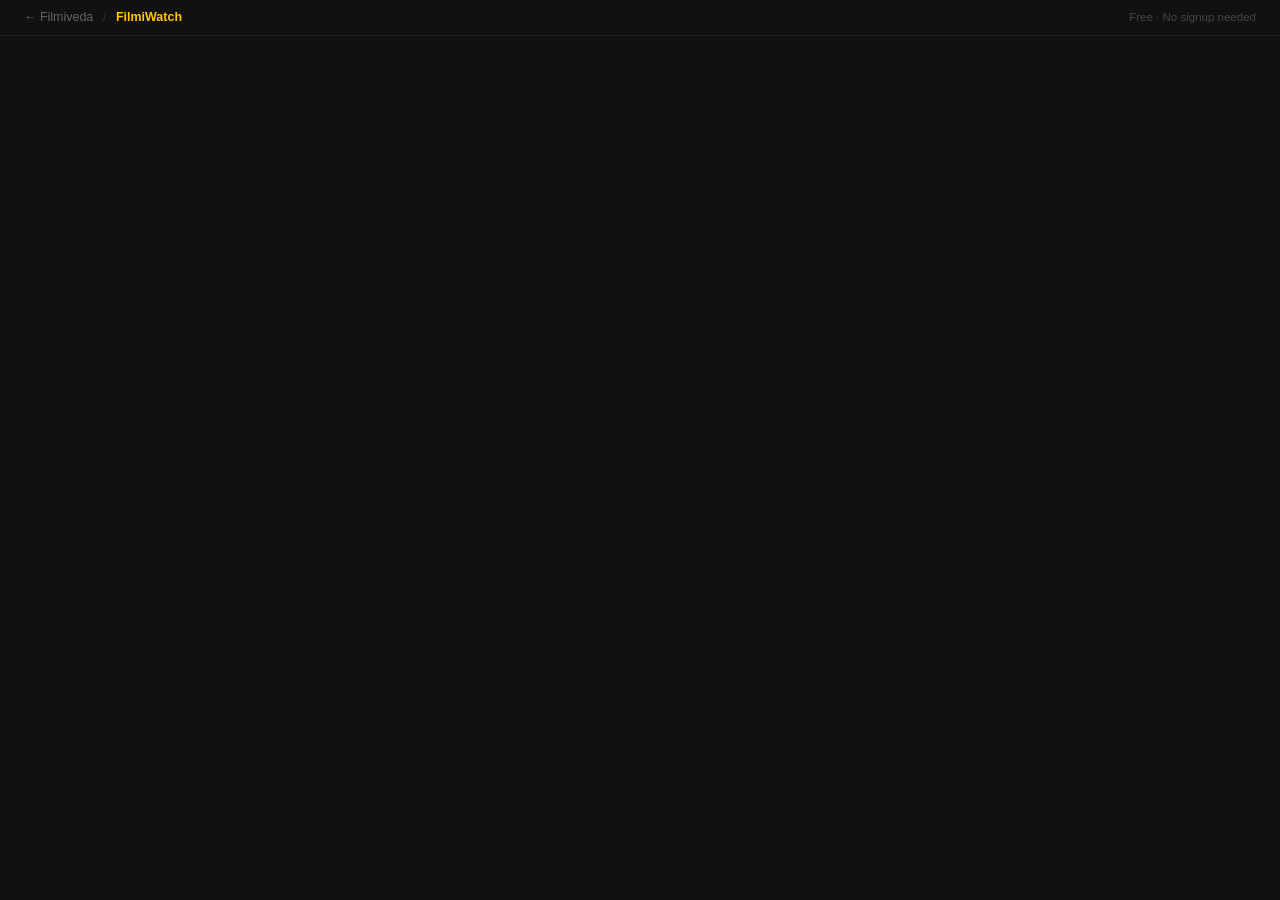
<file: products/filmiwatch/index.html>
<!DOCTYPE html>
<html lang="en">
<head>
    <meta charset="UTF-8">
    <meta name="viewport" content="width=device-width, initial-scale=1.0">
    <title>FilmiWatch | Find What to Watch Tonight — Filmiveda</title>
    <meta name="description" content="6 questions. 3 perfect picks. Stop scrolling and start watching. FilmiWatch finds the right film or series for your exact mood, platform, and how much time you have.">
    <link rel="icon" type="image/svg+xml" href="data:image/svg+xml,<svg xmlns='http://www.w3.org/2000/svg' viewBox='0 0 64 64'><rect width='64' height='64' rx='12' fill='%23FFC700'/><text x='32' y='46' font-family='Arial Black,Arial,sans-serif' font-size='24' font-weight='900' text-anchor='middle' fill='%231A1A1A'>fw</text></svg>">
    <link rel="preconnect" href="https://filmiwatch.vercel.app">
    <style>
        * { margin:0; padding:0; box-sizing:border-box; }
        body {
            background:#111;
            font-family:'Inter',-apple-system,BlinkMacSystemFont,sans-serif;
            height:100vh; overflow:hidden;
            display:flex; flex-direction:column;
        }
        .topbar {
            background:#111;
            border-bottom:1px solid rgba(255,255,255,0.06);
            padding:0.65rem 1.5rem;
            display:flex; align-items:center;
            justify-content:space-between; flex-shrink:0;
        }
        .topbar-left { display:flex; align-items:center; gap:0.6rem; }
        .topbar-back {
            color:rgba(255,255,255,0.35); font-size:0.78rem;
            font-weight:500; text-decoration:none; transition:color .2s;
        }
        .topbar-back:hover { color:rgba(255,255,255,0.7); }
        .topbar-divider { color:rgba(255,255,255,0.15); font-size:0.78rem; }
        .topbar-product { color:#FFC700; font-size:0.78rem; font-weight:700; }
        .topbar-right { font-size:0.72rem; color:rgba(255,255,255,0.22); }
        iframe { flex:1; width:100%; border:none; display:block; }
    </style>
</head>
<body>
    <div class="topbar">
        <div class="topbar-left">
            <a href="https://filmiveda.com" class="topbar-back">← Filmiveda</a>
            <span class="topbar-divider">/</span>
            <span class="topbar-product">FilmiWatch</span>
        </div>
        <span class="topbar-right">Free · No signup needed</span>
    </div>
    <iframe
        src="https://filmiwatch.vercel.app"
        title="FilmiWatch — Find What to Watch Tonight"
        loading="eager"
    ></iframe>
</body>
</html>
</file>
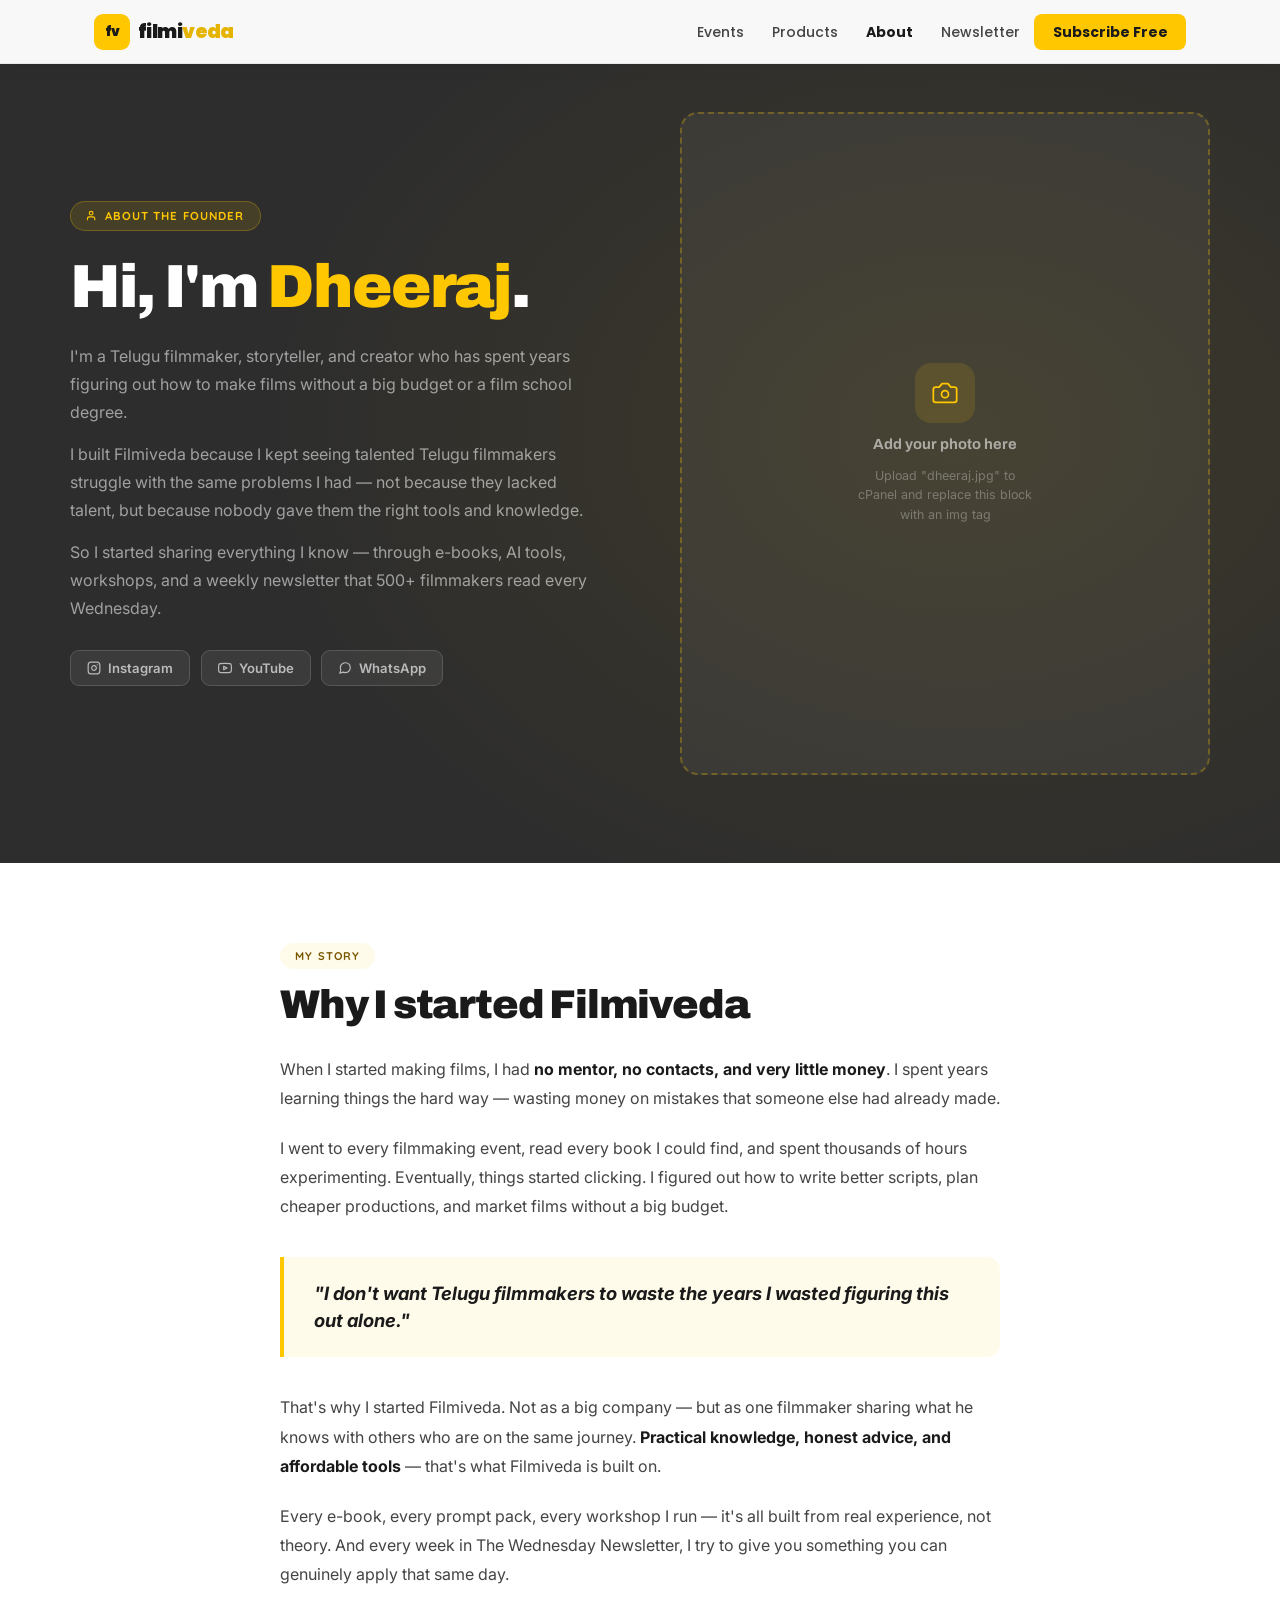
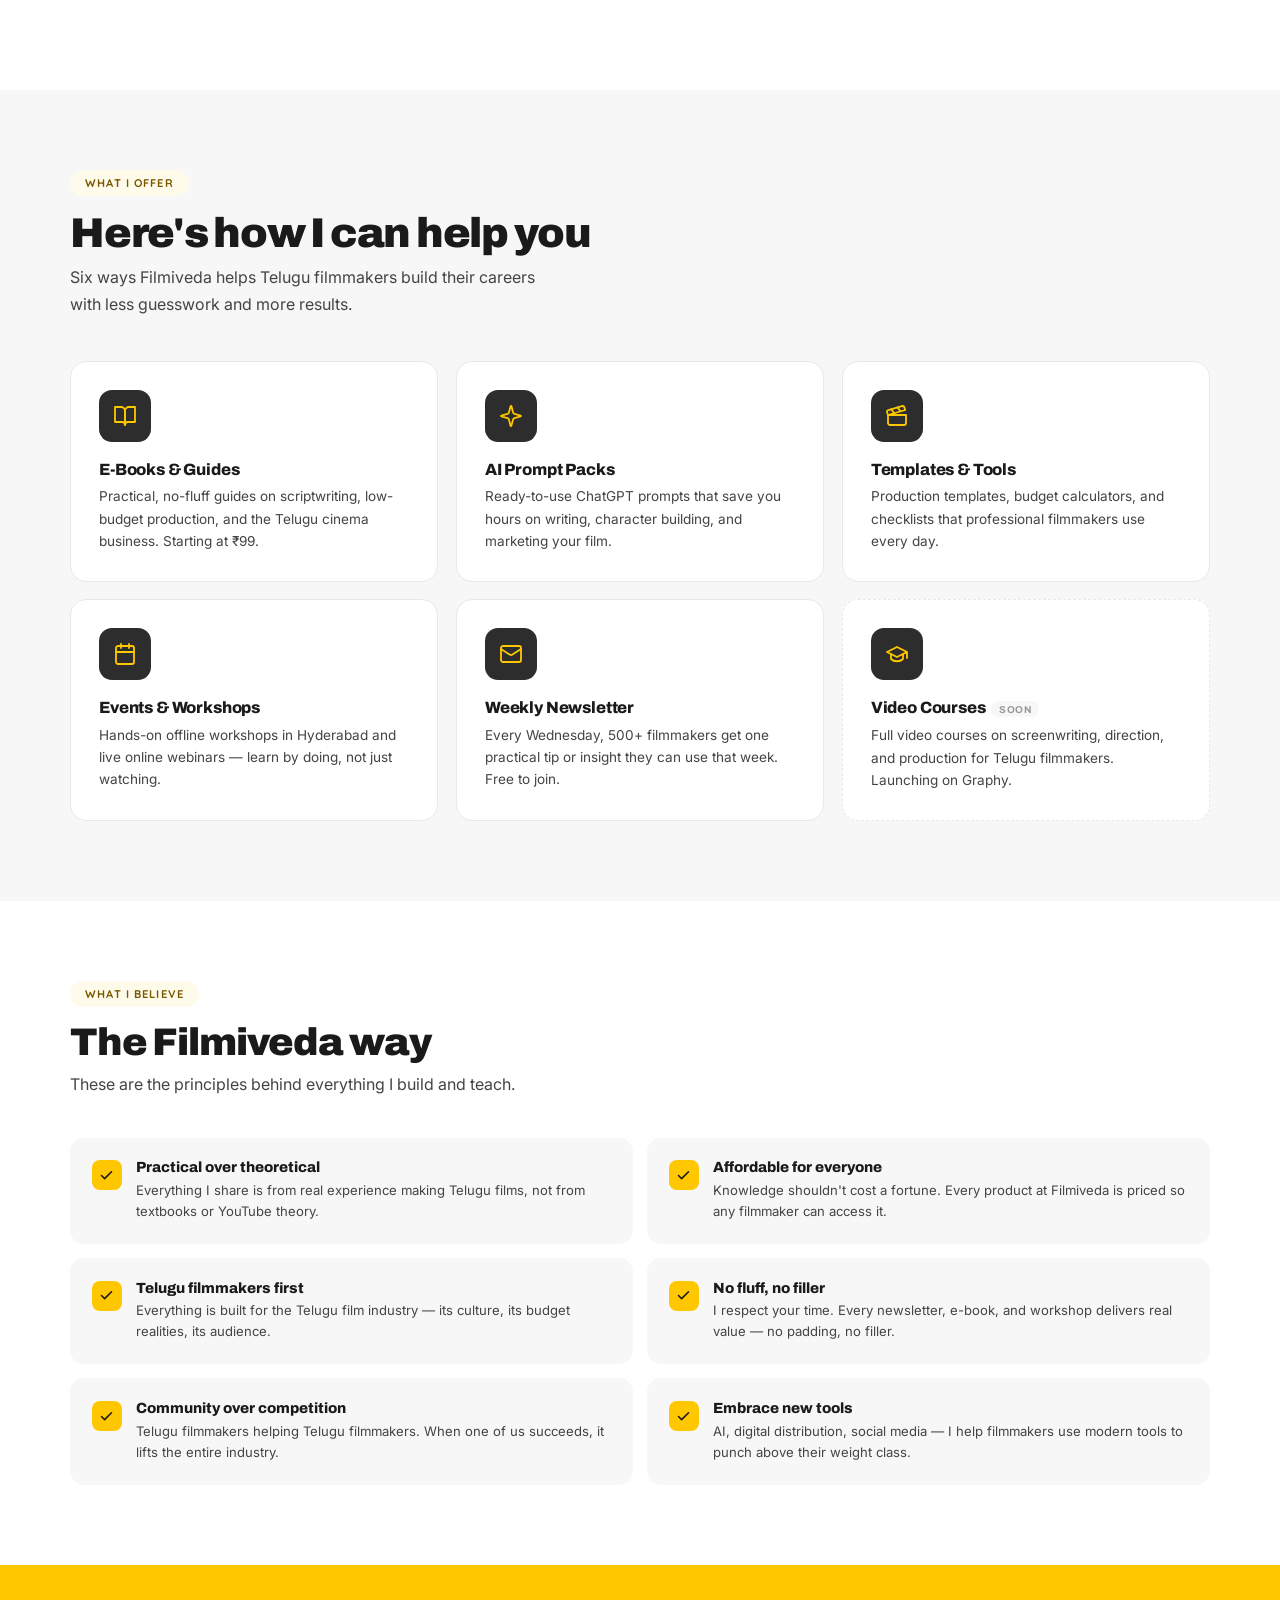
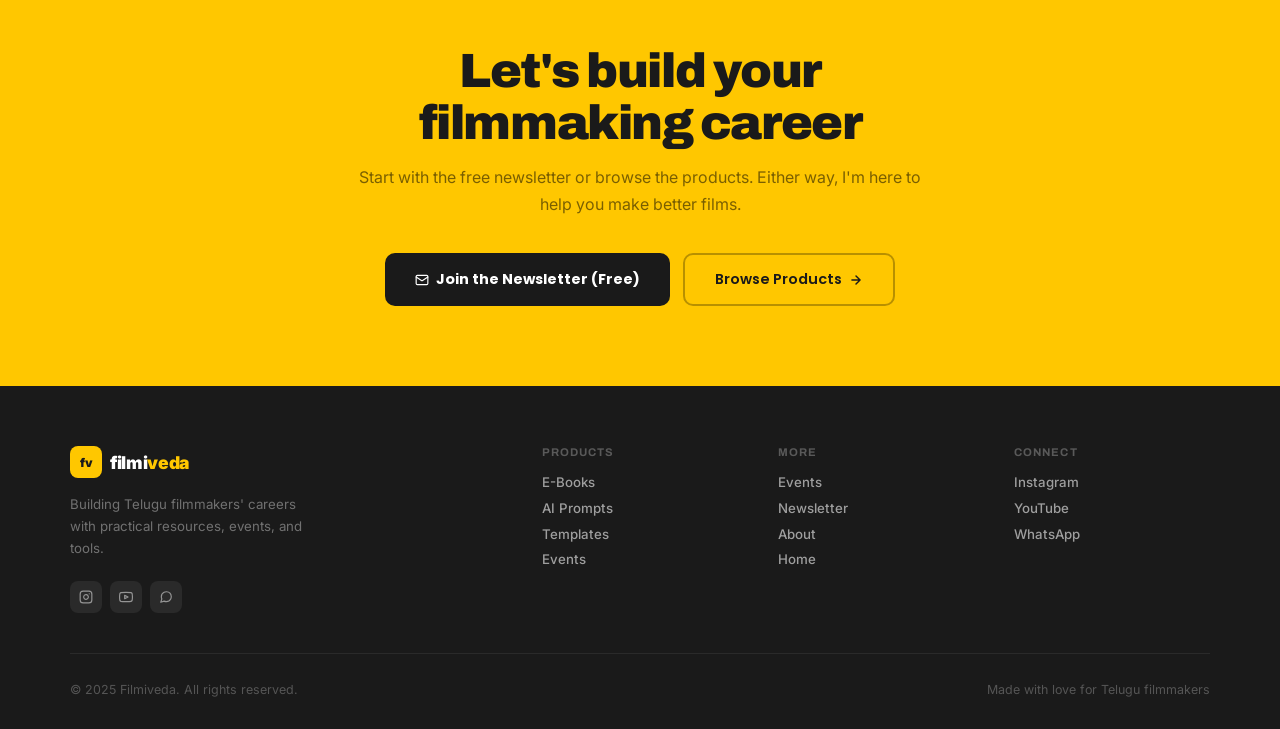
<file: about.html>
<!DOCTYPE html>
<html lang="en">
<head>
    <meta charset="UTF-8">
    <meta name="viewport" content="width=device-width, initial-scale=1.0">
    <title>About | Filmiveda</title>
    <meta name="description" content="About Dheeraj and Filmiveda — why it was built and what it stands for.">

    <!-- FAVICON -->
    <link rel="icon" type="image/svg+xml" href="data:image/svg+xml,<svg xmlns='http://www.w3.org/2000/svg' viewBox='0 0 64 64'><rect width='64' height='64' rx='12' fill='%23FFC700'/><text x='32' y='46' font-family='Arial Black,Arial,sans-serif' font-size='28' font-weight='900' text-anchor='middle' fill='%231A1A1A'>fv</text></svg>">

    <link href="https://fonts.googleapis.com/css2?family=Inter:wght@400;500;600;700;800;900&display=swap" rel="stylesheet">
    <link href="https://fonts.googleapis.com/css2?family=Archivo:wght@300;400;500;600;700&family=Poppins:wght@300;400;500;600;700&family=Quicksand:wght@300;400;500;600;700&display=swap" rel="stylesheet">
    <style>
        :root {
            --yellow:  #FFC700;
            --yellow-d: #E5B400;
            --yellow-bg: #FFFBEB;
            --dark:   #1A1A1A;
            --charcoal: #2D2D2D;
            --body:   #444444;
            --muted:  #888888;
            --off:    #F7F7F7;
            --border: #E8E8E8;
            --white:  #FFFFFF;
        }

        * { margin:0; padding:0; box-sizing:border-box; }
        html { scroll-behavior:smooth; }
        body { font-family:'Inter',sans-serif; color:var(--dark); background:var(--white); -webkit-font-smoothing:antialiased; overflow-x:hidden; }

        .wrap { max-width:1140px; margin:0 auto; padding:0 1.5rem; }

        /* NAV */
        nav { position:fixed; top:0; width:100%; z-index:1000; padding:.85rem 0; background:rgba(255,255,255,.97); backdrop-filter:blur(16px); border-bottom:1px solid var(--border); box-shadow:0 2px 20px rgba(0,0,0,.05); }
        .nav-row { display:flex; justify-content:space-between; align-items:center; }
        .logo { display:flex; align-items:center; gap:.5rem; text-decoration:none; }
        .logo-badge { width:36px; height:36px; background:var(--yellow); border-radius:9px; display:flex; align-items:center; justify-content:center; font-size:.82rem; font-weight:900; color:var(--dark); letter-spacing:-.04em; }
        .logo-name { font-size:1.2rem; font-weight:900; color:var(--dark); letter-spacing:-.03em; }
        .logo-name em { font-style:normal; color:var(--yellow-d); }
        .nav-links { display:flex; list-style:none; gap:.1rem; align-items:center; }
        .nav-links a { text-decoration:none; color:var(--body); font-weight:500; font-size:.875rem; padding:.44rem .82rem; border-radius:8px; transition:all .2s; }
        .nav-links a:hover { color:var(--dark); background:var(--off); }
        .nav-links a.active { color:var(--dark); font-weight:700; }
        .nav-links .cta { background:var(--yellow); color:var(--dark)!important; font-weight:700!important; padding:.48rem 1.15rem!important; }
        .nav-links .cta:hover { background:var(--yellow-d); }
        .burger { display:none; flex-direction:column; gap:5px; cursor:pointer; background:none; border:none; padding:4px; }
        .burger span { display:block; width:22px; height:2px; background:var(--dark); border-radius:2px; }
        .mob-nav { display:none; position:fixed; top:65px; left:0; width:100%; background:var(--white); border-bottom:1px solid var(--border); padding:1.2rem 1.5rem; z-index:999; box-shadow:0 8px 32px rgba(0,0,0,.08); }
        .mob-nav.open { display:block; }
        .mob-nav a { display:block; text-decoration:none; color:var(--body); font-weight:500; font-size:.95rem; padding:.78rem 0; border-bottom:1px solid var(--off); }
        .mob-nav a.mob-cta { border:none; margin-top:.7rem; background:var(--yellow); color:var(--dark); font-weight:700; text-align:center; padding:.82rem; border-radius:10px; }

        /* SECTION HELPERS */
        .sec-tag { display:inline-flex; align-items:center; gap:.35rem; background:var(--yellow-bg); color:#7A5800; font-size:.7rem; font-weight:700; letter-spacing:.1em; text-transform:uppercase; padding:.38rem .95rem; border-radius:50px; margin-bottom:.9rem; }
        .sec-tag.light { background:rgba(255,199,0,.12); color:var(--yellow); }
        .sec-title { font-size:clamp(1.7rem,3.8vw,2.6rem); font-weight:900; letter-spacing:-.03em; line-height:1.1; color:var(--dark); margin-bottom:.75rem; }
        .sec-title.white { color:var(--white); }
        .sec-title .yl { color:var(--yellow); }

        /* ABOUT HERO */
        .about-hero { padding:7rem 1.5rem 5.5rem; background:var(--charcoal); position:relative; overflow:hidden; }
        .about-hero::after { content:''; position:absolute; inset:0; background:radial-gradient(ellipse 55% 60% at 75% 50%, rgba(255,199,0,.08), transparent); pointer-events:none; }
        .hero-inner { max-width:1140px; margin:0 auto; display:grid; grid-template-columns:1fr 1fr; gap:5rem; align-items:center; position:relative; z-index:1; }

        .about-pill { display:inline-flex; align-items:center; gap:.45rem; background:rgba(255,199,0,.12); border:1px solid rgba(255,199,0,.25); color:var(--yellow); font-size:.72rem; font-weight:700; letter-spacing:.09em; text-transform:uppercase; padding:.42rem 1rem; border-radius:50px; margin-bottom:1.5rem; }

        .about-hero h1 { font-size:clamp(2.2rem,5vw,3.8rem); font-weight:900; letter-spacing:-.03em; line-height:1.08; color:var(--white); margin-bottom:1.3rem; }
        .about-hero h1 span { color:var(--yellow); }

        .hero-text p { font-size:1rem; color:rgba(255,255,255,.55); line-height:1.75; margin-bottom:.9rem; }

        .social-links { display:flex; gap:.65rem; margin-top:1.75rem; flex-wrap:wrap; }
        .soc-link { display:inline-flex; align-items:center; gap:.45rem; background:rgba(255,255,255,.07); color:rgba(255,255,255,.65); text-decoration:none; font-weight:600; font-size:.82rem; border:1px solid rgba(255,255,255,.14); padding:.55rem 1rem; border-radius:9px; transition:all .2s; }
        .soc-link:hover { background:var(--yellow); color:var(--dark); border-color:var(--yellow); }
        .soc-link svg { stroke:currentColor; }

        /* photo placeholder */
        .photo-box { background:rgba(255,255,255,.05); border:2px dashed rgba(255,199,0,.28); border-radius:18px; aspect-ratio:4/5; display:flex; flex-direction:column; align-items:center; justify-content:center; gap:.85rem; text-align:center; padding:2rem; }
        .photo-icon { width:60px; height:60px; background:rgba(255,199,0,.12); border-radius:16px; display:flex; align-items:center; justify-content:center; }
        .photo-icon svg { stroke:var(--yellow); }
        .photo-box h3 { font-size:.92rem; font-weight:700; color:rgba(255,255,255,.55); }
        .photo-box p { font-size:.78rem; color:rgba(255,255,255,.3); line-height:1.55; max-width:180px; }

        /* STORY */
        .story { background:var(--white); padding:5rem 1.5rem; }
        .story-inner { max-width:720px; margin:0 auto; }
        .story-inner h2 { font-size:clamp(1.7rem,3.5vw,2.5rem); font-weight:900; letter-spacing:-.03em; margin-bottom:1.75rem; line-height:1.1; }
        .story-text p { font-size:1rem; color:var(--body); line-height:1.82; margin-bottom:1.3rem; }
        .story-text strong { color:var(--dark); font-weight:700; }
        .story-quote { background:var(--yellow-bg); border-left:4px solid var(--yellow); padding:1.4rem 1.85rem; border-radius:0 13px 13px 0; margin:2.25rem 0; }
        .story-quote p { font-size:1.15rem; font-weight:700; color:var(--dark); font-style:italic; margin:0; line-height:1.5; }

        /* WHAT I OFFER */
        .offer { padding:5rem 1.5rem; background:var(--off); }
        .offer-top { max-width:1140px; margin:0 auto 2.75rem; }
        .offer-top h2 { font-size:clamp(1.7rem,3.8vw,2.6rem); font-weight:900; letter-spacing:-.03em; margin-bottom:.5rem; }
        .offer-top p { font-size:1rem; color:var(--body); max-width:480px; line-height:1.65; }

        .offer-grid { max-width:1140px; margin:0 auto; display:grid; grid-template-columns:repeat(3,1fr); gap:1.1rem; }

        .offer-card { background:var(--white); border:1.5px solid var(--border); border-radius:16px; padding:1.75rem; transition:all .28s ease; }
        .offer-card:hover { border-color:var(--yellow); box-shadow:0 8px 36px rgba(255,199,0,.1); transform:translateY(-3px); }
        .offer-card.faded { opacity:.6; border-style:dashed; }
        .offer-card.faded:hover { transform:none; box-shadow:none; border-color:var(--border); }

        /* single icon style: dark charcoal bg + yellow icon */
        .icon-box { width:52px; height:52px; background:var(--charcoal); border-radius:13px; display:flex; align-items:center; justify-content:center; margin-bottom:1.2rem; }
        .icon-box svg { stroke:var(--yellow); }

        .offer-card h3 { font-size:1.02rem; font-weight:800; margin-bottom:.45rem; letter-spacing:-.01em; color:var(--dark); }
        .offer-card p { font-size:.85rem; color:var(--body); line-height:1.65; }

        .soon-chip { display:inline-block; font-size:.62rem; background:var(--off); color:#999; padding:.16rem .5rem; border-radius:50px; font-weight:700; letter-spacing:.05em; text-transform:uppercase; margin-left:.35rem; vertical-align:middle; }

        /* VALUES */
        .values { padding:5rem 1.5rem; background:var(--white); }
        .values-inner { max-width:1140px; margin:0 auto; }
        .values-inner h2 { font-size:clamp(1.7rem,3.5vw,2.4rem); font-weight:900; letter-spacing:-.03em; margin-bottom:.5rem; }
        .values-inner > p { font-size:1rem; color:var(--body); max-width:460px; line-height:1.65; margin-bottom:2.5rem; }

        .values-grid { display:grid; grid-template-columns:repeat(2,1fr); gap:.9rem; }

        .val-item { display:flex; gap:.9rem; align-items:flex-start; padding:1.3rem; background:var(--off); border-radius:14px; border:1.5px solid transparent; transition:all .28s; }
        .val-item:hover { border-color:var(--yellow); background:var(--yellow-bg); }
        .val-check { width:30px; height:30px; background:var(--yellow); border-radius:8px; display:flex; align-items:center; justify-content:center; flex-shrink:0; margin-top:1px; }
        .val-item h4 { font-size:.92rem; font-weight:800; margin-bottom:.28rem; color:var(--dark); }
        .val-item p { font-size:.82rem; color:var(--body); line-height:1.6; }

        /* CTA */
        .cta { background:var(--yellow); padding:5rem 1.5rem; text-align:center; }
        .cta-inner { max-width:580px; margin:0 auto; }
        .cta-inner h2 { font-size:clamp(1.9rem,4.5vw,3rem); font-weight:900; letter-spacing:-.03em; color:var(--dark); margin-bottom:.9rem; line-height:1.1; }
        .cta-inner p { color:rgba(0,0,0,.52); font-size:1rem; line-height:1.65; margin-bottom:2.25rem; }
        .cta-btns { display:flex; gap:.85rem; justify-content:center; flex-wrap:wrap; }
        .btn-dark { display:inline-flex; align-items:center; gap:.45rem; background:var(--dark); color:var(--white); padding:.88rem 1.85rem; border-radius:10px; text-decoration:none; font-weight:700; font-size:.9rem; transition:all .2s; }
        .btn-dark:hover { background:var(--charcoal); transform:translateY(-1px); }
        .btn-outline-dark { display:inline-flex; align-items:center; gap:.45rem; border:2px solid rgba(0,0,0,.28); color:var(--dark); padding:.88rem 1.85rem; border-radius:10px; text-decoration:none; font-weight:600; font-size:.9rem; transition:all .2s; }
        .btn-outline-dark:hover { border-color:var(--dark); background:rgba(0,0,0,.05); }

        /* FOOTER */
        footer { background:var(--dark); color:var(--white); padding:3.75rem 1.5rem 2rem; }
        .ft-grid { display:grid; grid-template-columns:2.2fr 1fr 1fr 1fr; gap:2.5rem; max-width:1140px; margin:0 auto 2.5rem; }
        .ft-logo { display:flex; align-items:center; gap:.5rem; text-decoration:none; margin-bottom:1rem; }
        .ft-logo-box { width:32px; height:32px; background:var(--yellow); border-radius:8px; display:flex; align-items:center; justify-content:center; font-size:.75rem; font-weight:900; color:var(--dark); }
        .ft-logo-name { font-size:1.1rem; font-weight:900; color:var(--white); letter-spacing:-.02em; }
        .ft-logo-name em { font-style:normal; color:var(--yellow); }
        .ft-brand p { color:rgba(255,255,255,.38); font-size:.83rem; line-height:1.65; max-width:240px; margin-bottom:1.3rem; }
        .ft-social { display:flex; gap:.5rem; }
        .ft-soc { width:32px; height:32px; background:rgba(255,255,255,.07); border-radius:8px; display:flex; align-items:center; justify-content:center; color:rgba(255,255,255,.5); text-decoration:none; transition:all .2s; }
        .ft-soc:hover { background:var(--yellow); color:var(--dark); }
        .ft-col h4 { font-size:.7rem; font-weight:700; letter-spacing:.1em; text-transform:uppercase; color:rgba(255,255,255,.28); margin-bottom:1rem; }
        .ft-col a { display:block; color:rgba(255,255,255,.58); text-decoration:none; font-size:.83rem; font-weight:500; margin-bottom:.6rem; transition:color .2s; }
        .ft-col a:hover { color:var(--yellow); }
        .ft-bottom { max-width:1140px; margin:0 auto; padding-top:1.75rem; border-top:1px solid rgba(255,255,255,.07); display:flex; justify-content:space-between; align-items:center; flex-wrap:wrap; gap:.75rem; }
        .ft-bottom p { color:rgba(255,255,255,.26); font-size:.78rem; }

        /* ANIMATIONS */
        .fi { opacity:0; transform:translateY(20px); transition:opacity .6s ease,transform .6s ease; }
        .fi.vis { opacity:1; transform:translateY(0); }

        /* RESPONSIVE */
        @media(max-width:1024px) { .offer-grid { grid-template-columns:repeat(2,1fr); } .ft-grid { grid-template-columns:1fr 1fr; } }
        @media(max-width:768px) {
            .nav-links { display:none; } .burger { display:flex; }
            .hero-inner { grid-template-columns:1fr; gap:3rem; }
            .photo-box { aspect-ratio:16/9; }
            .offer-grid { grid-template-columns:1fr; }
            .values-grid { grid-template-columns:1fr; }
            .cta-btns { flex-direction:column; align-items:center; }
            .ft-grid { grid-template-columns:1fr; gap:1.75rem; }
            .ft-bottom { flex-direction:column; text-align:center; }
        }
    </style>
    <link rel="stylesheet" href="styles.css">
</head>
<body>

<!-- NAV -->
<nav>
    <div class="wrap">
        <div class="nav-row">
            <a href="index.html" class="logo">
                <div class="logo-badge">fv</div>
                <span class="logo-name">filmi<em>veda</em></span>
            </a>
            <ul class="nav-links">
                <li><a href="index.html#events">Events</a></li>
                <li><a href="products.html">Products</a></li>
                <li><a href="about.html" class="active">About</a></li>
                <li><a href="index.html#newsletter">Newsletter</a></li>
                <li><a href="index.html#newsletter" class="cta">Subscribe Free</a></li>
            </ul>
            <button class="burger" id="burger" aria-label="Menu"><span></span><span></span><span></span></button>
        </div>
    </div>
</nav>

<div class="mob-nav" id="mob-nav">
    <a href="index.html#events">Events</a>
    <a href="products.html">Products</a>
    <a href="about.html">About</a>
    <a href="index.html#newsletter">Newsletter</a>
    <a href="index.html#newsletter" class="mob-cta">Subscribe Free →</a>
</div>

<!-- ABOUT HERO -->
<section class="about-hero">
    <div class="hero-inner">
        <div class="hero-text">
            <div class="about-pill">
                <svg width="11" height="11" viewBox="0 0 24 24" fill="none" stroke="currentColor" stroke-width="2.5" stroke-linecap="round" stroke-linejoin="round"><path d="M17 21v-2a4 4 0 0 0-4-4H5a4 4 0 0 0-4 4v2"/><circle cx="9" cy="7" r="4"/></svg>
                About the Founder
            </div>
            <h1>Hi, I'm <span>Dheeraj</span>.</h1>
            <!-- Replace with your own story -->
            <p>I'm a Telugu filmmaker, storyteller, and creator who has spent years figuring out how to make films without a big budget or a film school degree.</p>
            <p>I built Filmiveda because I kept seeing talented Telugu filmmakers struggle with the same problems I had — not because they lacked talent, but because nobody gave them the right tools and knowledge.</p>
            <p>So I started sharing everything I know — through e-books, AI tools, workshops, and a weekly newsletter that 500+ filmmakers read every Wednesday.</p>

            <div class="social-links">
                <!-- Replace # with your actual social media links -->
                <a href="#" class="soc-link">
                    <svg width="14" height="14" viewBox="0 0 24 24" fill="none" stroke-width="2" stroke-linecap="round" stroke-linejoin="round"><rect x="2" y="2" width="20" height="20" rx="5"/><path d="M16 11.37A4 4 0 1 1 12.63 8 4 4 0 0 1 16 11.37z"/><line x1="17.5" y1="6.5" x2="17.51" y2="6.5"/></svg>
                    Instagram
                </a>
                <a href="#" class="soc-link">
                    <svg width="14" height="14" viewBox="0 0 24 24" fill="none" stroke-width="2" stroke-linecap="round" stroke-linejoin="round"><path d="M22.54 6.42a2.78 2.78 0 0 0-1.95-1.95C18.88 4 12 4 12 4s-6.88 0-8.59.46a2.78 2.78 0 0 0-1.95 1.96A29 29 0 0 0 1 12a29 29 0 0 0 .46 5.58A2.78 2.78 0 0 0 3.41 19.6C5.12 20 12 20 12 20s6.88 0 8.59-.46a2.78 2.78 0 0 0 1.95-1.95A29 29 0 0 0 23 12a29 29 0 0 0-.46-5.58z"/><polygon points="9.75 15.02 15.5 12 9.75 8.98 9.75 15.02"/></svg>
                    YouTube
                </a>
                <a href="#" class="soc-link">
                    <svg width="14" height="14" viewBox="0 0 24 24" fill="none" stroke-width="2" stroke-linecap="round" stroke-linejoin="round"><path d="M21 11.5a8.38 8.38 0 0 1-.9 3.8 8.5 8.5 0 0 1-7.6 4.7 8.38 8.38 0 0 1-3.8-.9L3 21l1.9-5.7a8.38 8.38 0 0 1-.9-3.8 8.5 8.5 0 0 1 4.7-7.6 8.38 8.38 0 0 1 3.8-.9h.5a8.48 8.48 0 0 1 8 8v.5z"/></svg>
                    WhatsApp
                </a>
            </div>
        </div>

        <!-- PHOTO PLACEHOLDER
             To add your real photo:
             1. Upload a photo named dheeraj.jpg to cPanel
             2. Delete the div.photo-box below
             3. Replace with: <img src="dheeraj.jpg" alt="Dheeraj" style="border-radius:18px;width:100%;object-fit:cover;">
        -->
        <div class="photo-box">
            <div class="photo-icon">
                <svg width="28" height="28" viewBox="0 0 24 24" fill="none" stroke-width="1.5" stroke-linecap="round" stroke-linejoin="round"><path d="M14.5 4h-5L7 7H4a2 2 0 0 0-2 2v9a2 2 0 0 0 2 2h16a2 2 0 0 0 2-2V9a2 2 0 0 0-2-2h-3l-2.5-3z"/><circle cx="12" cy="13" r="3"/></svg>
            </div>
            <h3>Add your photo here</h3>
            <p>Upload "dheeraj.jpg" to cPanel and replace this block with an img tag</p>
        </div>
    </div>
</section>

<!-- STORY -->
<section class="story">
    <div class="story-inner">
        <div class="sec-tag">My Story</div>
        <h2>Why I started Filmiveda</h2>
        <div class="story-text fi">
            <!-- Replace with your actual story -->
            <p>When I started making films, I had <strong>no mentor, no contacts, and very little money</strong>. I spent years learning things the hard way — wasting money on mistakes that someone else had already made.</p>
            <p>I went to every filmmaking event, read every book I could find, and spent thousands of hours experimenting. Eventually, things started clicking. I figured out how to write better scripts, plan cheaper productions, and market films without a big budget.</p>
            <div class="story-quote">
                <p>"I don't want Telugu filmmakers to waste the years I wasted figuring this out alone."</p>
            </div>
            <p>That's why I started Filmiveda. Not as a big company — but as one filmmaker sharing what he knows with others who are on the same journey. <strong>Practical knowledge, honest advice, and affordable tools</strong> — that's what Filmiveda is built on.</p>
            <p>Every e-book, every prompt pack, every workshop I run — it's all built from real experience, not theory. And every week in The Wednesday Newsletter, I try to give you something you can genuinely apply that same day.</p>
        </div>
    </div>
</section>

<!-- WHAT I OFFER -->
<section class="offer">
    <div class="offer-top fi">
        <div class="sec-tag">What I Offer</div>
        <h2>Here's how I can help you</h2>
        <p>Six ways Filmiveda helps Telugu filmmakers build their careers with less guesswork and more results.</p>
    </div>

    <div class="offer-grid">

        <div class="offer-card fi">
            <div class="icon-box">
                <!-- open book icon -->
                <svg width="24" height="24" viewBox="0 0 24 24" fill="none" stroke-width="1.8" stroke-linecap="round" stroke-linejoin="round"><path d="M2 3h6a4 4 0 0 1 4 4v14a3 3 0 0 0-3-3H2z"/><path d="M22 3h-6a4 4 0 0 0-4 4v14a3 3 0 0 1 3-3h7z"/></svg>
            </div>
            <h3>E-Books & Guides</h3>
            <p>Practical, no-fluff guides on scriptwriting, low-budget production, and the Telugu cinema business. Starting at ₹99.</p>
        </div>

        <div class="offer-card fi">
            <div class="icon-box">
                <!-- AI sparkle icon -->
                <svg width="24" height="24" viewBox="0 0 24 24" fill="none" stroke-width="1.8" stroke-linecap="round" stroke-linejoin="round"><path d="M9.937 15.5A2 2 0 0 0 8.5 14.063l-6.135-1.582a.5.5 0 0 1 0-.962L8.5 9.936A2 2 0 0 0 9.937 8.5l1.582-6.135a.5.5 0 0 1 .963 0L14.063 8.5A2 2 0 0 0 15.5 9.937l6.135 1.581a.5.5 0 0 1 0 .964L15.5 14.063a2 2 0 0 0-1.437 1.437l-1.582 6.135a.5.5 0 0 1-.963 0z"/></svg>
            </div>
            <h3>AI Prompt Packs</h3>
            <p>Ready-to-use ChatGPT prompts that save you hours on writing, character building, and marketing your film.</p>
        </div>

        <div class="offer-card fi">
            <div class="icon-box">
                <!-- clapperboard icon -->
                <svg width="24" height="24" viewBox="0 0 24 24" fill="none" stroke-width="1.8" stroke-linecap="round" stroke-linejoin="round"><path d="M20.2 6 3 11l-.9-2.4c-.3-1.1.3-2.2 1.3-2.5l13.5-4c1.1-.3 2.2.3 2.5 1.3Z"/><path d="m6.2 5.3 3.1 3.9"/><path d="m12.4 3.4 3.1 3.9"/><path d="M3 11h18v8a2 2 0 0 1-2 2H5a2 2 0 0 1-2-2Z"/></svg>
            </div>
            <h3>Templates & Tools</h3>
            <p>Production templates, budget calculators, and checklists that professional filmmakers use every day.</p>
        </div>

        <div class="offer-card fi">
            <div class="icon-box">
                <!-- location / event icon -->
                <svg width="24" height="24" viewBox="0 0 24 24" fill="none" stroke-width="1.8" stroke-linecap="round" stroke-linejoin="round"><rect x="3" y="4" width="18" height="18" rx="2"/><line x1="16" y1="2" x2="16" y2="6"/><line x1="8" y1="2" x2="8" y2="6"/><line x1="3" y1="10" x2="21" y2="10"/></svg>
            </div>
            <h3>Events & Workshops</h3>
            <p>Hands-on offline workshops in Hyderabad and live online webinars — learn by doing, not just watching.</p>
        </div>

        <div class="offer-card fi">
            <div class="icon-box">
                <!-- mail icon -->
                <svg width="24" height="24" viewBox="0 0 24 24" fill="none" stroke-width="1.8" stroke-linecap="round" stroke-linejoin="round"><rect x="2" y="4" width="20" height="16" rx="2"/><path d="m22 7-8.97 5.7a1.94 1.94 0 0 1-2.06 0L2 7"/></svg>
            </div>
            <h3>Weekly Newsletter</h3>
            <p>Every Wednesday, 500+ filmmakers get one practical tip or insight they can use that week. Free to join.</p>
        </div>

        <div class="offer-card faded fi">
            <div class="icon-box">
                <!-- graduation cap icon -->
                <svg width="24" height="24" viewBox="0 0 24 24" fill="none" stroke-width="1.8" stroke-linecap="round" stroke-linejoin="round"><path d="M22 10v6M2 10l10-5 10 5-10 5z"/><path d="M6 12v5c3 3 9 3 12 0v-5"/></svg>
            </div>
            <h3>Video Courses<span class="soon-chip">Soon</span></h3>
            <p>Full video courses on screenwriting, direction, and production for Telugu filmmakers. Launching on Graphy.</p>
        </div>

    </div>
</section>

<!-- VALUES -->
<section class="values">
    <div class="values-inner">
        <div class="sec-tag">What I Believe</div>
        <h2>The Filmiveda way</h2>
        <p>These are the principles behind everything I build and teach.</p>

        <div class="values-grid">
            <div class="val-item fi">
                <div class="val-check"><svg width="15" height="15" viewBox="0 0 24 24" fill="none" stroke="#1A1A1A" stroke-width="2.5" stroke-linecap="round" stroke-linejoin="round"><polyline points="20 6 9 17 4 12"/></svg></div>
                <div><h4>Practical over theoretical</h4><p>Everything I share is from real experience making Telugu films, not from textbooks or YouTube theory.</p></div>
            </div>
            <div class="val-item fi">
                <div class="val-check"><svg width="15" height="15" viewBox="0 0 24 24" fill="none" stroke="#1A1A1A" stroke-width="2.5" stroke-linecap="round" stroke-linejoin="round"><polyline points="20 6 9 17 4 12"/></svg></div>
                <div><h4>Affordable for everyone</h4><p>Knowledge shouldn't cost a fortune. Every product at Filmiveda is priced so any filmmaker can access it.</p></div>
            </div>
            <div class="val-item fi">
                <div class="val-check"><svg width="15" height="15" viewBox="0 0 24 24" fill="none" stroke="#1A1A1A" stroke-width="2.5" stroke-linecap="round" stroke-linejoin="round"><polyline points="20 6 9 17 4 12"/></svg></div>
                <div><h4>Telugu filmmakers first</h4><p>Everything is built for the Telugu film industry — its culture, its budget realities, its audience.</p></div>
            </div>
            <div class="val-item fi">
                <div class="val-check"><svg width="15" height="15" viewBox="0 0 24 24" fill="none" stroke="#1A1A1A" stroke-width="2.5" stroke-linecap="round" stroke-linejoin="round"><polyline points="20 6 9 17 4 12"/></svg></div>
                <div><h4>No fluff, no filler</h4><p>I respect your time. Every newsletter, e-book, and workshop delivers real value — no padding, no filler.</p></div>
            </div>
            <div class="val-item fi">
                <div class="val-check"><svg width="15" height="15" viewBox="0 0 24 24" fill="none" stroke="#1A1A1A" stroke-width="2.5" stroke-linecap="round" stroke-linejoin="round"><polyline points="20 6 9 17 4 12"/></svg></div>
                <div><h4>Community over competition</h4><p>Telugu filmmakers helping Telugu filmmakers. When one of us succeeds, it lifts the entire industry.</p></div>
            </div>
            <div class="val-item fi">
                <div class="val-check"><svg width="15" height="15" viewBox="0 0 24 24" fill="none" stroke="#1A1A1A" stroke-width="2.5" stroke-linecap="round" stroke-linejoin="round"><polyline points="20 6 9 17 4 12"/></svg></div>
                <div><h4>Embrace new tools</h4><p>AI, digital distribution, social media — I help filmmakers use modern tools to punch above their weight class.</p></div>
            </div>
        </div>
    </div>
</section>

<!-- CTA -->
<section class="cta">
    <div class="cta-inner fi">
        <h2>Let's build your filmmaking career</h2>
        <p>Start with the free newsletter or browse the products. Either way, I'm here to help you make better films.</p>
        <div class="cta-btns">
            <a href="index.html#newsletter" class="btn-dark">
                <svg width="14" height="14" viewBox="0 0 24 24" fill="none" stroke="currentColor" stroke-width="2" stroke-linecap="round" stroke-linejoin="round"><rect x="2" y="4" width="20" height="16" rx="2"/><path d="m22 7-8.97 5.7a1.94 1.94 0 0 1-2.06 0L2 7"/></svg>
                Join the Newsletter (Free)
            </a>
            <a href="products.html" class="btn-outline-dark">
                Browse Products
                <svg width="14" height="14" viewBox="0 0 24 24" fill="none" stroke="currentColor" stroke-width="2.5" stroke-linecap="round" stroke-linejoin="round"><path d="M5 12h14M12 5l7 7-7 7"/></svg>
            </a>
        </div>
    </div>
</section>

<!-- FOOTER -->
<footer>
    <div class="ft-grid">
        <div class="ft-brand">
            <a href="index.html" class="ft-logo">
                <div class="ft-logo-box">fv</div>
                <span class="ft-logo-name">filmi<em>veda</em></span>
            </a>
            <p>Building Telugu filmmakers' careers with practical resources, events, and tools.</p>
            <div class="ft-social">
                <a href="#" class="ft-soc" aria-label="Instagram"><svg width="14" height="14" viewBox="0 0 24 24" fill="none" stroke="currentColor" stroke-width="2" stroke-linecap="round" stroke-linejoin="round"><rect x="2" y="2" width="20" height="20" rx="5"/><path d="M16 11.37A4 4 0 1 1 12.63 8 4 4 0 0 1 16 11.37z"/><line x1="17.5" y1="6.5" x2="17.51" y2="6.5"/></svg></a>
                <a href="#" class="ft-soc" aria-label="YouTube"><svg width="14" height="14" viewBox="0 0 24 24" fill="none" stroke="currentColor" stroke-width="2" stroke-linecap="round" stroke-linejoin="round"><path d="M22.54 6.42a2.78 2.78 0 0 0-1.95-1.95C18.88 4 12 4 12 4s-6.88 0-8.59.46a2.78 2.78 0 0 0-1.95 1.96A29 29 0 0 0 1 12a29 29 0 0 0 .46 5.58A2.78 2.78 0 0 0 3.41 19.6C5.12 20 12 20 12 20s6.88 0 8.59-.46a2.78 2.78 0 0 0 1.95-1.95A29 29 0 0 0 23 12a29 29 0 0 0-.46-5.58z"/><polygon points="9.75 15.02 15.5 12 9.75 8.98 9.75 15.02"/></svg></a>
                <a href="#" class="ft-soc" aria-label="WhatsApp"><svg width="14" height="14" viewBox="0 0 24 24" fill="none" stroke="currentColor" stroke-width="2" stroke-linecap="round" stroke-linejoin="round"><path d="M21 11.5a8.38 8.38 0 0 1-.9 3.8 8.5 8.5 0 0 1-7.6 4.7 8.38 8.38 0 0 1-3.8-.9L3 21l1.9-5.7a8.38 8.38 0 0 1-.9-3.8 8.5 8.5 0 0 1 4.7-7.6 8.38 8.38 0 0 1 3.8-.9h.5a8.48 8.48 0 0 1 8 8v.5z"/></svg></a>
            </div>
        </div>
        <div class="ft-col"><h4>Products</h4><a href="products.html">E-Books</a><a href="products.html">AI Prompts</a><a href="products.html">Templates</a><a href="products.html">Events</a></div>
        <div class="ft-col"><h4>More</h4><a href="index.html#events">Events</a><a href="index.html#newsletter">Newsletter</a><a href="about.html">About</a><a href="index.html">Home</a></div>
        <div class="ft-col"><h4>Connect</h4><a href="#">Instagram</a><a href="#">YouTube</a><a href="#">WhatsApp</a></div>
    </div>
    <div class="ft-bottom">
        <p>&copy; 2025 Filmiveda. All rights reserved.</p>
        <p>Made with love for Telugu filmmakers</p>
    </div>
</footer>

<script>
    const burger = document.getElementById('burger');
    const mobNav = document.getElementById('mob-nav');
    burger.addEventListener('click', () => mobNav.classList.toggle('open'));
    document.querySelectorAll('.mob-nav a').forEach(a => a.addEventListener('click', () => mobNav.classList.remove('open')));

    const obs = new IntersectionObserver(e => e.forEach(x => { if (x.isIntersecting) x.target.classList.add('vis'); }), { threshold: 0.08 });
    document.querySelectorAll('.fi').forEach(el => obs.observe(el));
</script>
</body>
</html>
</file>
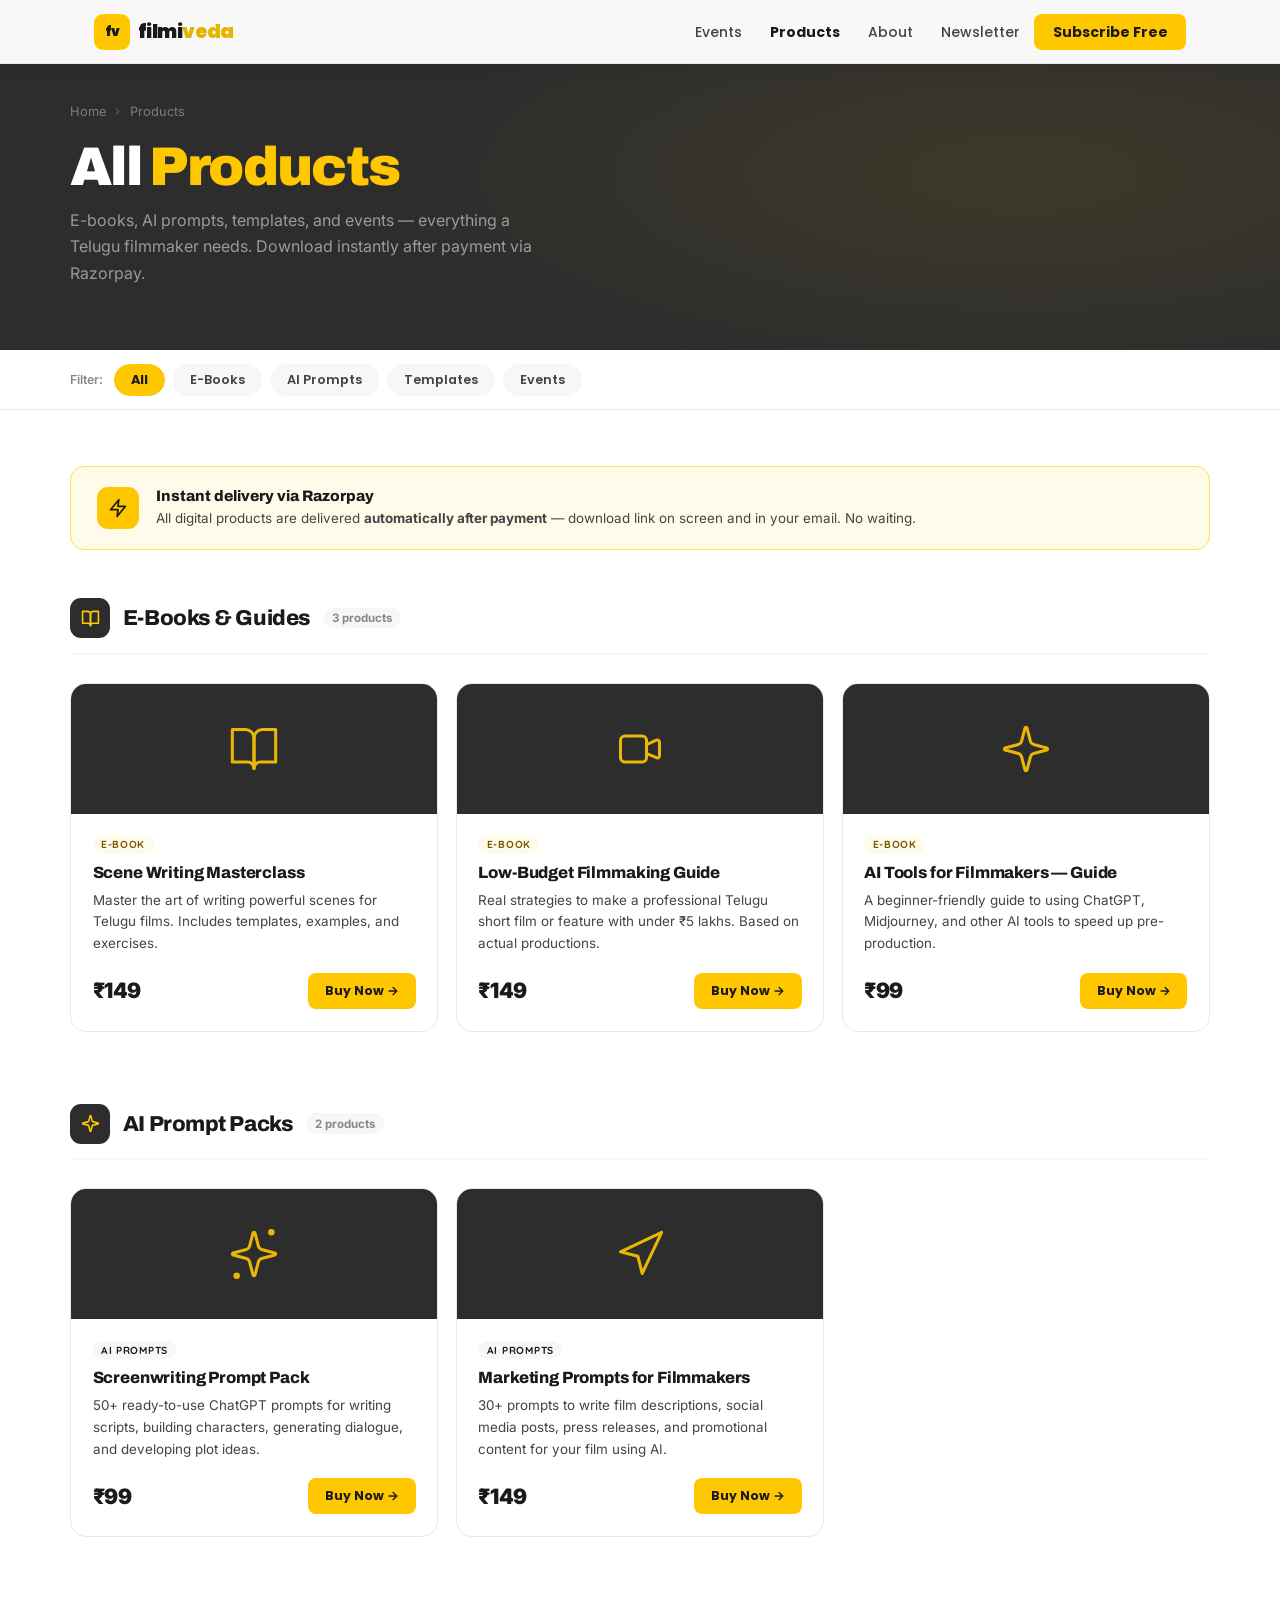
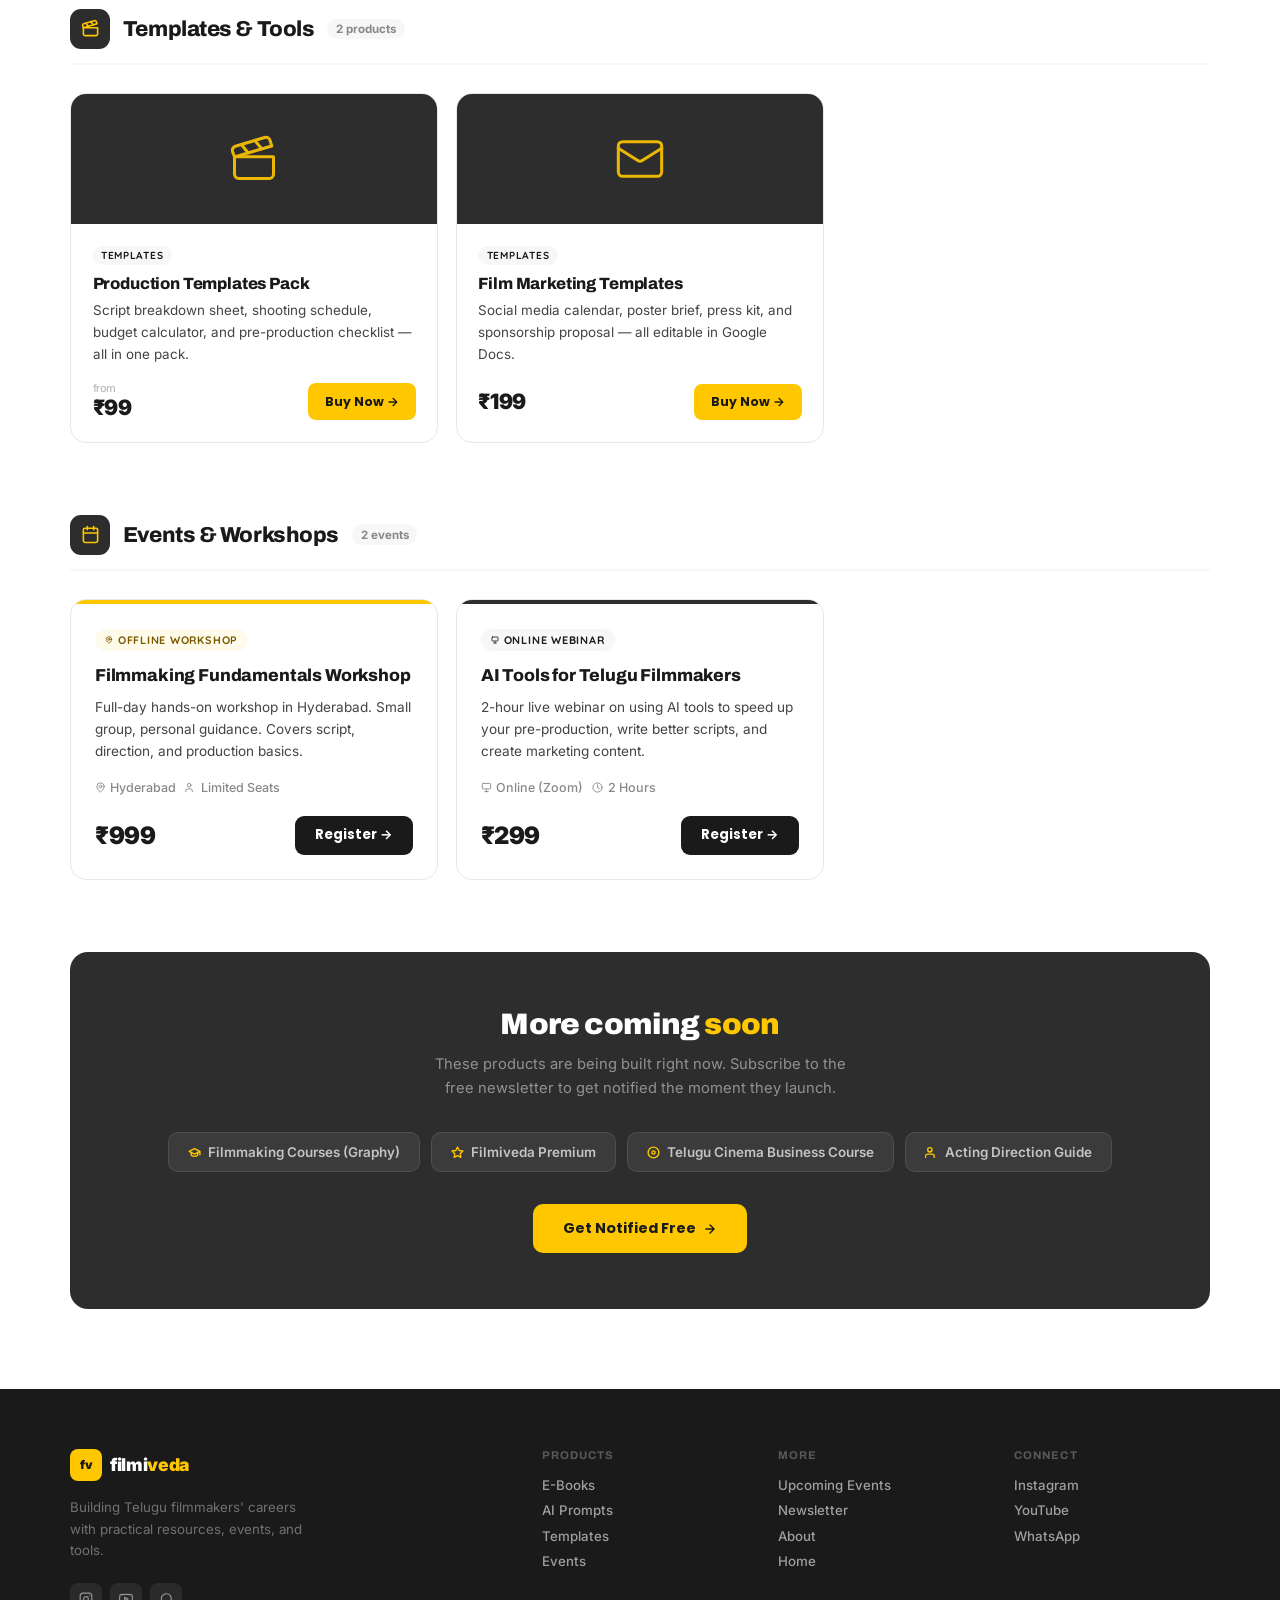
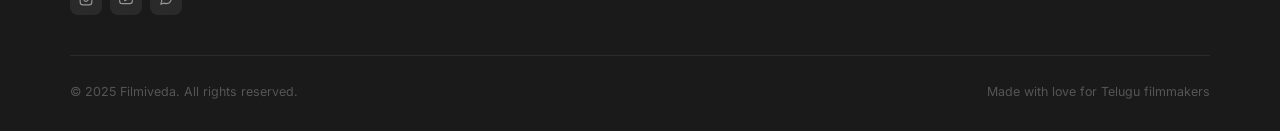
<file: products.html>
<!DOCTYPE html>
<html lang="en">
<head>
    <meta charset="UTF-8">
    <meta name="viewport" content="width=device-width, initial-scale=1.0">
    <title>Products | Filmiveda</title>
    <meta name="description" content="Browse all Filmiveda products — e-books, AI prompt packs, templates, and events for Telugu filmmakers.">

    <!-- FAVICON -->
    <link rel="icon" type="image/svg+xml" href="data:image/svg+xml,<svg xmlns='http://www.w3.org/2000/svg' viewBox='0 0 64 64'><rect width='64' height='64' rx='12' fill='%23FFC700'/><text x='32' y='46' font-family='Arial Black,Arial,sans-serif' font-size='28' font-weight='900' text-anchor='middle' fill='%231A1A1A'>fv</text></svg>">

    <link href="https://fonts.googleapis.com/css2?family=Inter:wght@400;500;600;700;800;900&display=swap" rel="stylesheet">
    <link href="https://fonts.googleapis.com/css2?family=Archivo:wght@300;400;500;600;700&family=Poppins:wght@300;400;500;600;700&family=Quicksand:wght@300;400;500;600;700&display=swap" rel="stylesheet">
    <style>
        :root {
            --yellow:  #FFC700;
            --yellow-d: #E5B400;
            --yellow-bg: #FFFBEB;
            --dark:   #1A1A1A;
            --charcoal: #2D2D2D;
            --body:   #444444;
            --muted:  #888888;
            --off:    #F7F7F7;
            --border: #E8E8E8;
            --white:  #FFFFFF;
        }

        * { margin:0; padding:0; box-sizing:border-box; }
        html { scroll-behavior:smooth; }
        body { font-family:'Inter',sans-serif; color:var(--dark); background:var(--white); -webkit-font-smoothing:antialiased; overflow-x:hidden; }

        .wrap { max-width:1140px; margin:0 auto; padding:0 1.5rem; }

        /* NAV */
        nav { position:fixed; top:0; width:100%; z-index:1000; padding:.85rem 0; background:rgba(255,255,255,.97); backdrop-filter:blur(16px); border-bottom:1px solid var(--border); box-shadow:0 2px 20px rgba(0,0,0,.05); }
        .nav-row { display:flex; justify-content:space-between; align-items:center; }
        .logo { display:flex; align-items:center; gap:.5rem; text-decoration:none; }
        .logo-badge { width:36px; height:36px; background:var(--yellow); border-radius:9px; display:flex; align-items:center; justify-content:center; font-size:.82rem; font-weight:900; color:var(--dark); letter-spacing:-.04em; }
        .logo-name { font-size:1.2rem; font-weight:900; color:var(--dark); letter-spacing:-.03em; }
        .logo-name em { font-style:normal; color:var(--yellow-d); }
        .nav-links { display:flex; list-style:none; gap:.1rem; align-items:center; }
        .nav-links a { text-decoration:none; color:var(--body); font-weight:500; font-size:.875rem; padding:.44rem .82rem; border-radius:8px; transition:all .2s; }
        .nav-links a:hover { color:var(--dark); background:var(--off); }
        .nav-links a.active { color:var(--dark); font-weight:700; }
        .nav-links .cta { background:var(--yellow); color:var(--dark)!important; font-weight:700!important; padding:.48rem 1.15rem!important; }
        .nav-links .cta:hover { background:var(--yellow-d); }
        .burger { display:none; flex-direction:column; gap:5px; cursor:pointer; background:none; border:none; padding:4px; }
        .burger span { display:block; width:22px; height:2px; background:var(--dark); border-radius:2px; }
        .mob-nav { display:none; position:fixed; top:65px; left:0; width:100%; background:var(--white); border-bottom:1px solid var(--border); padding:1.2rem 1.5rem; z-index:999; box-shadow:0 8px 32px rgba(0,0,0,.08); }
        .mob-nav.open { display:block; }
        .mob-nav a { display:block; text-decoration:none; color:var(--body); font-weight:500; font-size:.95rem; padding:.78rem 0; border-bottom:1px solid var(--off); }
        .mob-nav a.mob-cta { border:none; margin-top:.7rem; background:var(--yellow); color:var(--dark); font-weight:700; text-align:center; padding:.82rem; border-radius:10px; }

        /* PAGE HEADER */
        .page-head { background:var(--charcoal); padding:6.5rem 1.5rem 4rem; position:relative; overflow:hidden; }
        .page-head::after { content:''; position:absolute; inset:0; background:radial-gradient(ellipse 50% 60% at 80% 50%, rgba(255,199,0,.08), transparent); pointer-events:none; }
        .page-head-inner { max-width:1140px; margin:0 auto; position:relative; z-index:1; }
        .breadcrumb { display:flex; align-items:center; gap:.4rem; font-size:.8rem; color:rgba(255,255,255,.38); margin-bottom:1.1rem; }
        .breadcrumb a { color:rgba(255,255,255,.38); text-decoration:none; transition:color .2s; }
        .breadcrumb a:hover { color:var(--yellow); }
        .page-head h1 { font-size:clamp(2rem,5vw,3.4rem); font-weight:900; letter-spacing:-.03em; color:var(--white); margin-bottom:.7rem; }
        .page-head h1 span { color:var(--yellow); }
        .page-head p { font-size:1rem; color:rgba(255,255,255,.52); max-width:480px; line-height:1.65; }

        /* FILTER BAR */
        .filter-bar { position:sticky; top:65px; background:var(--white); border-bottom:1px solid var(--border); padding:.85rem 1.5rem; z-index:100; }
        .filter-inner { max-width:1140px; margin:0 auto; display:flex; gap:.5rem; flex-wrap:wrap; align-items:center; }
        .filter-lbl { font-size:.78rem; font-weight:600; color:var(--muted); margin-right:.2rem; }
        .fbtn { background:var(--off); color:var(--body); border:1.5px solid transparent; padding:.38rem 1rem; border-radius:50px; font-weight:600; font-size:.8rem; cursor:pointer; font-family:inherit; transition:all .2s; }
        .fbtn:hover { border-color:var(--yellow); color:var(--dark); }
        .fbtn.active { background:var(--yellow); color:var(--dark); border-color:var(--yellow); font-weight:700; }

        /* MAIN */
        .main { padding:3.5rem 1.5rem 5rem; }
        .main-inner { max-width:1140px; margin:0 auto; }

        /* INFO BOX */
        .info-box { background:var(--yellow-bg); border:1.5px solid #FFE44D; border-radius:14px; padding:1.25rem 1.6rem; margin-bottom:3rem; display:flex; gap:1.1rem; align-items:center; }
        .info-icon { width:42px; height:42px; background:var(--yellow); border-radius:11px; display:flex; align-items:center; justify-content:center; flex-shrink:0; }
        .info-box h3 { font-size:.95rem; font-weight:800; margin-bottom:.22rem; color:var(--dark); }
        .info-box p { color:var(--body); font-size:.84rem; line-height:1.55; }

        /* CATEGORY SECTIONS */
        .cat { margin-bottom:4.5rem; }
        .cat-head { display:flex; align-items:center; gap:.8rem; margin-bottom:1.75rem; padding-bottom:.9rem; border-bottom:2px solid var(--off); }
        .cat-icon { width:40px; height:40px; background:var(--charcoal); border-radius:11px; display:flex; align-items:center; justify-content:center; }
        .cat-icon svg { stroke:var(--yellow); }
        .cat-head h2 { font-size:1.35rem; font-weight:800; letter-spacing:-.02em; color:var(--dark); }
        .cat-count { background:var(--off); color:var(--muted); font-size:.72rem; font-weight:700; padding:.2rem .55rem; border-radius:50px; }

        /* PRODUCT GRID */
        .prod-grid { display:grid; grid-template-columns:repeat(auto-fill,minmax(310px,1fr)); gap:1.1rem; }

        .prod-card { border:1.5px solid var(--border); border-radius:16px; overflow:hidden; display:flex; flex-direction:column; background:var(--white); transition:all .28s ease; }
        .prod-card:hover { border-color:var(--yellow); box-shadow:0 8px 36px rgba(0,0,0,.07); transform:translateY(-3px); }
        .prod-card.dim { opacity:.62; }
        .prod-card.dim:hover { transform:none; box-shadow:none; border-color:var(--border); }

        /* dark cover with yellow icon — consistent across all products */
        .prod-cover { height:130px; background:var(--charcoal); display:flex; align-items:center; justify-content:center; position:relative; }
        .prod-cover svg { stroke:var(--yellow); opacity:.9; }

        .soon-abs { position:absolute; top:10px; right:10px; background:rgba(255,199,0,.15); color:var(--yellow); font-size:.6rem; font-weight:700; letter-spacing:.06em; text-transform:uppercase; padding:.2rem .55rem; border-radius:50px; border:1px solid rgba(255,199,0,.3); }

        .prod-body { padding:1.35rem; flex:1; display:flex; flex-direction:column; }
        .prod-tags { display:flex; gap:.38rem; flex-wrap:wrap; margin-bottom:.5rem; }
        .tag { font-size:.64rem; font-weight:700; letter-spacing:.07em; text-transform:uppercase; padding:.18rem .52rem; border-radius:50px; }
        .tag.ebook    { background:var(--yellow-bg); color:#7A5800; }
        .tag.prompt   { background:var(--off); color:var(--dark); }
        .tag.template { background:var(--off); color:var(--dark); }
        .tag.offline  { background:var(--yellow-bg); color:#7A5800; }
        .tag.online   { background:var(--off); color:var(--dark); }
        .tag.soon-tag { background:var(--off); color:var(--muted); }

        .prod-card h3 { font-size:1.02rem; font-weight:800; margin-bottom:.4rem; letter-spacing:-.01em; line-height:1.3; }
        .prod-card p  { color:var(--body); font-size:.84rem; line-height:1.62; margin-bottom:1.1rem; flex:1; }

        .prod-foot { display:flex; align-items:center; justify-content:space-between; gap:.5rem; }
        .prod-price { font-size:1.32rem; font-weight:900; color:var(--dark); letter-spacing:-.02em; }
        .prod-price small { display:block; font-size:.68rem; font-weight:500; color:#bbb; line-height:1; margin-bottom:1px; }

        .btn-buy { display:inline-flex; align-items:center; gap:.28rem; background:var(--yellow); color:var(--dark); padding:.58rem 1.05rem; border-radius:8px; text-decoration:none; font-weight:700; font-size:.78rem; transition:all .2s; white-space:nowrap; }
        .btn-buy:hover { background:var(--yellow-d); }
        .btn-soon { display:inline-block; background:var(--off); color:#ccc; padding:.58rem 1.05rem; border-radius:8px; font-weight:700; font-size:.78rem; cursor:not-allowed; }

        /* EVENTS in products page */
        .ev-card { border:1.5px solid var(--border); border-radius:16px; overflow:hidden; background:var(--white); transition:all .28s ease; }
        .ev-card:hover { border-color:var(--yellow); box-shadow:0 8px 36px rgba(0,0,0,.07); transform:translateY(-3px); }
        .ev-bar { height:4px; }
        .ev-bar.live { background:var(--yellow); }
        .ev-bar.online { background:var(--charcoal); }
        .ev-body { padding:1.5rem; }
        .ev-pill { display:inline-flex; align-items:center; gap:.28rem; font-size:.68rem; font-weight:700; letter-spacing:.07em; text-transform:uppercase; padding:.26rem .65rem; border-radius:50px; margin-bottom:.85rem; }
        .ev-pill.live { background:var(--yellow-bg); color:#7A5800; }
        .ev-pill.online { background:var(--off); color:var(--dark); }
        .ev-card h3 { font-size:1.08rem; font-weight:800; margin-bottom:.55rem; letter-spacing:-.01em; line-height:1.3; }
        .ev-card p  { color:var(--body); font-size:.85rem; line-height:1.62; margin-bottom:1.1rem; }
        .ev-meta { display:flex; flex-wrap:wrap; gap:.55rem; margin-bottom:1.3rem; }
        .ev-m { display:flex; align-items:center; gap:.28rem; font-size:.78rem; color:var(--muted); font-weight:500; }
        .ev-m svg { stroke:var(--muted); }
        .ev-row { display:flex; align-items:center; justify-content:space-between; gap:.6rem; }
        .ev-price { font-size:1.5rem; font-weight:900; color:var(--dark); letter-spacing:-.02em; }
        .btn-dark { display:inline-flex; align-items:center; gap:.35rem; background:var(--dark); color:var(--white); padding:.62rem 1.25rem; border-radius:9px; text-decoration:none; font-weight:700; font-size:.82rem; transition:all .2s; white-space:nowrap; }
        .btn-dark:hover { background:var(--yellow); color:var(--dark); }

        /* COMING SOON BOX */
        .cs-box { background:var(--charcoal); border-radius:18px; padding:3.5rem 2rem; text-align:center; margin-top:2rem; }
        .cs-box h2 { font-size:1.85rem; font-weight:900; letter-spacing:-.02em; color:var(--white); margin-bottom:.7rem; }
        .cs-box h2 span { color:var(--yellow); }
        .cs-box p { color:rgba(255,255,255,.48); font-size:.92rem; max-width:440px; margin:0 auto 2rem; line-height:1.65; }
        .cs-items { display:flex; gap:.65rem; justify-content:center; flex-wrap:wrap; margin-bottom:2rem; }
        .cs-item { background:rgba(255,255,255,.07); border:1px solid rgba(255,255,255,.1); border-radius:10px; padding:.7rem 1.2rem; font-weight:600; font-size:.84rem; color:rgba(255,255,255,.7); display:flex; align-items:center; gap:.45rem; }
        .cs-item svg { stroke:var(--yellow); }
        .btn-yellow { display:inline-flex; align-items:center; gap:.45rem; background:var(--yellow); color:var(--dark); padding:.85rem 1.85rem; border-radius:10px; text-decoration:none; font-weight:700; font-size:.9rem; transition:all .2s; }
        .btn-yellow:hover { background:var(--yellow-d); transform:translateY(-1px); }

        /* FOOTER */
        footer { background:var(--dark); color:var(--white); padding:3.75rem 1.5rem 2rem; }
        .ft-grid { display:grid; grid-template-columns:2.2fr 1fr 1fr 1fr; gap:2.5rem; max-width:1140px; margin:0 auto 2.5rem; }
        .ft-logo { display:flex; align-items:center; gap:.5rem; text-decoration:none; margin-bottom:1rem; }
        .ft-logo-box { width:32px; height:32px; background:var(--yellow); border-radius:8px; display:flex; align-items:center; justify-content:center; font-size:.75rem; font-weight:900; color:var(--dark); }
        .ft-logo-name { font-size:1.1rem; font-weight:900; color:var(--white); letter-spacing:-.02em; }
        .ft-logo-name em { font-style:normal; color:var(--yellow); }
        .ft-brand p { color:rgba(255,255,255,.38); font-size:.83rem; line-height:1.65; max-width:240px; margin-bottom:1.3rem; }
        .ft-social { display:flex; gap:.5rem; }
        .ft-soc { width:32px; height:32px; background:rgba(255,255,255,.07); border-radius:8px; display:flex; align-items:center; justify-content:center; color:rgba(255,255,255,.5); text-decoration:none; transition:all .2s; }
        .ft-soc:hover { background:var(--yellow); color:var(--dark); }
        .ft-col h4 { font-size:.7rem; font-weight:700; letter-spacing:.1em; text-transform:uppercase; color:rgba(255,255,255,.28); margin-bottom:1rem; }
        .ft-col a { display:block; color:rgba(255,255,255,.58); text-decoration:none; font-size:.83rem; font-weight:500; margin-bottom:.6rem; transition:color .2s; }
        .ft-col a:hover { color:var(--yellow); }
        .ft-bottom { max-width:1140px; margin:0 auto; padding-top:1.75rem; border-top:1px solid rgba(255,255,255,.07); display:flex; justify-content:space-between; align-items:center; flex-wrap:wrap; gap:.75rem; }
        .ft-bottom p { color:rgba(255,255,255,.26); font-size:.78rem; }

        /* ANIMATIONS */
        .fi { opacity:0; transform:translateY(20px); transition:opacity .6s ease,transform .6s ease; }
        .fi.vis { opacity:1; transform:translateY(0); }

        /* RESPONSIVE */
        @media(max-width:1024px) { .ft-grid { grid-template-columns:1fr 1fr; } }
        @media(max-width:768px) {
            .nav-links { display:none; }
            .burger { display:flex; }
            .prod-grid { grid-template-columns:1fr; }
            .ft-grid { grid-template-columns:1fr; gap:1.75rem; }
            .ft-bottom { flex-direction:column; text-align:center; }
            .info-box { flex-direction:column; text-align:center; }
            .cs-box { padding:2.5rem 1.5rem; }
        }
    </style>
    <link rel="stylesheet" href="styles.css">
</head>
<body>

<!-- NAV -->
<nav>
    <div class="wrap">
        <div class="nav-row">
            <a href="index.html" class="logo">
                <div class="logo-badge">fv</div>
                <span class="logo-name">filmi<em>veda</em></span>
            </a>
            <ul class="nav-links">
                <li><a href="index.html#events">Events</a></li>
                <li><a href="products.html" class="active">Products</a></li>
                <li><a href="about.html">About</a></li>
                <li><a href="index.html#newsletter">Newsletter</a></li>
                <li><a href="index.html#newsletter" class="cta">Subscribe Free</a></li>
            </ul>
            <button class="burger" id="burger" aria-label="Menu"><span></span><span></span><span></span></button>
        </div>
    </div>
</nav>

<div class="mob-nav" id="mob-nav">
    <a href="index.html#events">Events</a>
    <a href="products.html">Products</a>
    <a href="about.html">About</a>
    <a href="index.html#newsletter">Newsletter</a>
    <a href="index.html#newsletter" class="mob-cta">Subscribe Free →</a>
</div>

<!-- PAGE HEADER -->
<div class="page-head">
    <div class="page-head-inner">
        <div class="breadcrumb">
            <a href="index.html">Home</a>
            <svg width="11" height="11" viewBox="0 0 24 24" fill="none" stroke="currentColor" stroke-width="2" stroke-linecap="round" stroke-linejoin="round"><path d="M9 18l6-6-6-6"/></svg>
            Products
        </div>
        <h1>All <span>Products</span></h1>
        <p>E-books, AI prompts, templates, and events — everything a Telugu filmmaker needs. Download instantly after payment via Razorpay.</p>
    </div>
</div>

<!-- FILTER BAR -->
<div class="filter-bar">
    <div class="filter-inner">
        <span class="filter-lbl">Filter:</span>
        <button class="fbtn active" data-f="all">All</button>
        <button class="fbtn" data-f="ebooks">E-Books</button>
        <button class="fbtn" data-f="prompts">AI Prompts</button>
        <button class="fbtn" data-f="templates">Templates</button>
        <button class="fbtn" data-f="events">Events</button>
    </div>
</div>

<!-- MAIN -->
<div class="main">
    <div class="main-inner">

        <!-- INFO BOX -->
        <div class="info-box fi">
            <div class="info-icon">
                <svg width="20" height="20" viewBox="0 0 24 24" fill="none" stroke="#1A1A1A" stroke-width="2" stroke-linecap="round" stroke-linejoin="round"><polygon points="13 2 3 14 12 14 11 22 21 10 12 10 13 2"/></svg>
            </div>
            <div>
                <h3>Instant delivery via Razorpay</h3>
                <p>All digital products are delivered <strong>automatically after payment</strong> — download link on screen and in your email. No waiting.</p>
            </div>
        </div>

        <!-- E-BOOKS -->
        <div class="cat" id="s-ebooks" data-cat="ebooks">
            <div class="cat-head">
                <div class="cat-icon">
                    <svg width="19" height="19" viewBox="0 0 24 24" fill="none" stroke-width="2" stroke-linecap="round" stroke-linejoin="round"><path d="M2 3h6a4 4 0 0 1 4 4v14a3 3 0 0 0-3-3H2z"/><path d="M22 3h-6a4 4 0 0 0-4 4v14a3 3 0 0 1 3-3h7z"/></svg>
                </div>
                <h2>E-Books & Guides</h2>
                <span class="cat-count">3 products</span>
            </div>
            <div class="prod-grid">

                <div class="prod-card fi" data-c="ebooks">
                    <div class="prod-cover">
                        <svg width="52" height="52" viewBox="0 0 24 24" fill="none" stroke-width="1.4" stroke-linecap="round" stroke-linejoin="round"><path d="M2 3h6a4 4 0 0 1 4 4v14a3 3 0 0 0-3-3H2z"/><path d="M22 3h-6a4 4 0 0 0-4 4v14a3 3 0 0 1 3-3h7z"/></svg>
                    </div>
                    <div class="prod-body">
                        <div class="prod-tags"><span class="tag ebook">E-Book</span></div>
                        <h3>Scene Writing Masterclass</h3>
                        <p>Master the art of writing powerful scenes for Telugu films. Includes templates, examples, and exercises.</p>
                        <div class="prod-foot">
                            <div class="prod-price">₹149</div>
                            <a href="#" class="btn-buy">Buy Now →</a>
                        </div>
                    </div>
                </div>

                <div class="prod-card fi" data-c="ebooks">
                    <div class="prod-cover">
                        <svg width="52" height="52" viewBox="0 0 24 24" fill="none" stroke-width="1.4" stroke-linecap="round" stroke-linejoin="round"><path d="m15 10 4.553-2.069A1 1 0 0 1 21 8.87v6.26a1 1 0 0 1-1.447.894L15 14M3 8a2 2 0 0 1 2-2h8a2 2 0 0 1 2 2v8a2 2 0 0 1-2 2H5a2 2 0 0 1-2-2z"/></svg>
                    </div>
                    <div class="prod-body">
                        <div class="prod-tags"><span class="tag ebook">E-Book</span></div>
                        <h3>Low-Budget Filmmaking Guide</h3>
                        <p>Real strategies to make a professional Telugu short film or feature with under ₹5 lakhs. Based on actual productions.</p>
                        <div class="prod-foot">
                            <div class="prod-price">₹149</div>
                            <a href="#" class="btn-buy">Buy Now →</a>
                        </div>
                    </div>
                </div>

                <div class="prod-card fi" data-c="ebooks">
                    <div class="prod-cover">
                        <svg width="52" height="52" viewBox="0 0 24 24" fill="none" stroke-width="1.4" stroke-linecap="round" stroke-linejoin="round"><path d="M9.937 15.5A2 2 0 0 0 8.5 14.063l-6.135-1.582a.5.5 0 0 1 0-.962L8.5 9.936A2 2 0 0 0 9.937 8.5l1.582-6.135a.5.5 0 0 1 .963 0L14.063 8.5A2 2 0 0 0 15.5 9.937l6.135 1.581a.5.5 0 0 1 0 .964L15.5 14.063a2 2 0 0 0-1.437 1.437l-1.582 6.135a.5.5 0 0 1-.963 0z"/></svg>
                    </div>
                    <div class="prod-body">
                        <div class="prod-tags"><span class="tag ebook">E-Book</span></div>
                        <h3>AI Tools for Filmmakers — Guide</h3>
                        <p>A beginner-friendly guide to using ChatGPT, Midjourney, and other AI tools to speed up pre-production.</p>
                        <div class="prod-foot">
                            <div class="prod-price">₹99</div>
                            <a href="#" class="btn-buy">Buy Now →</a>
                        </div>
                    </div>
                </div>

            </div>
        </div>

        <!-- AI PROMPTS -->
        <div class="cat" id="s-prompts" data-cat="prompts">
            <div class="cat-head">
                <div class="cat-icon">
                    <svg width="19" height="19" viewBox="0 0 24 24" fill="none" stroke-width="2" stroke-linecap="round" stroke-linejoin="round"><path d="M9.937 15.5A2 2 0 0 0 8.5 14.063l-6.135-1.582a.5.5 0 0 1 0-.962L8.5 9.936A2 2 0 0 0 9.937 8.5l1.582-6.135a.5.5 0 0 1 .963 0L14.063 8.5A2 2 0 0 0 15.5 9.937l6.135 1.581a.5.5 0 0 1 0 .964L15.5 14.063a2 2 0 0 0-1.437 1.437l-1.582 6.135a.5.5 0 0 1-.963 0z"/></svg>
                </div>
                <h2>AI Prompt Packs</h2>
                <span class="cat-count">2 products</span>
            </div>
            <div class="prod-grid">

                <div class="prod-card fi" data-c="prompts">
                    <div class="prod-cover">
                        <svg width="52" height="52" viewBox="0 0 24 24" fill="none" stroke-width="1.4" stroke-linecap="round" stroke-linejoin="round"><path d="M9.937 15.5A2 2 0 0 0 8.5 14.063l-6.135-1.582a.5.5 0 0 1 0-.962L8.5 9.936A2 2 0 0 0 9.937 8.5l1.582-6.135a.5.5 0 0 1 .963 0L14.063 8.5A2 2 0 0 0 15.5 9.937l6.135 1.581a.5.5 0 0 1 0 .964L15.5 14.063a2 2 0 0 0-1.437 1.437l-1.582 6.135a.5.5 0 0 1-.963 0z"/><line x1="4" y1="22" x2="4" y2="22" stroke-width="3"/><line x1="20" y1="2" x2="20" y2="2" stroke-width="3"/></svg>
                    </div>
                    <div class="prod-body">
                        <div class="prod-tags"><span class="tag prompt">AI Prompts</span></div>
                        <h3>Screenwriting Prompt Pack</h3>
                        <p>50+ ready-to-use ChatGPT prompts for writing scripts, building characters, generating dialogue, and developing plot ideas.</p>
                        <div class="prod-foot">
                            <div class="prod-price">₹99</div>
                            <a href="#" class="btn-buy">Buy Now →</a>
                        </div>
                    </div>
                </div>

                <div class="prod-card fi" data-c="prompts">
                    <div class="prod-cover">
                        <!-- megaphone / marketing icon -->
                        <svg width="52" height="52" viewBox="0 0 24 24" fill="none" stroke-width="1.4" stroke-linecap="round" stroke-linejoin="round"><path d="m3 11 19-9-9 19-2-8-8-2z"/></svg>
                    </div>
                    <div class="prod-body">
                        <div class="prod-tags"><span class="tag prompt">AI Prompts</span></div>
                        <h3>Marketing Prompts for Filmmakers</h3>
                        <p>30+ prompts to write film descriptions, social media posts, press releases, and promotional content for your film using AI.</p>
                        <div class="prod-foot">
                            <div class="prod-price">₹149</div>
                            <a href="#" class="btn-buy">Buy Now →</a>
                        </div>
                    </div>
                </div>

            </div>
        </div>

        <!-- TEMPLATES -->
        <div class="cat" id="s-templates" data-cat="templates">
            <div class="cat-head">
                <div class="cat-icon">
                    <svg width="19" height="19" viewBox="0 0 24 24" fill="none" stroke-width="2" stroke-linecap="round" stroke-linejoin="round"><path d="M20.2 6 3 11l-.9-2.4c-.3-1.1.3-2.2 1.3-2.5l13.5-4c1.1-.3 2.2.3 2.5 1.3Z"/><path d="m6.2 5.3 3.1 3.9"/><path d="m12.4 3.4 3.1 3.9"/><path d="M3 11h18v8a2 2 0 0 1-2 2H5a2 2 0 0 1-2-2Z"/></svg>
                </div>
                <h2>Templates & Tools</h2>
                <span class="cat-count">2 products</span>
            </div>
            <div class="prod-grid">

                <div class="prod-card fi" data-c="templates">
                    <div class="prod-cover">
                        <svg width="52" height="52" viewBox="0 0 24 24" fill="none" stroke-width="1.4" stroke-linecap="round" stroke-linejoin="round"><path d="M20.2 6 3 11l-.9-2.4c-.3-1.1.3-2.2 1.3-2.5l13.5-4c1.1-.3 2.2.3 2.5 1.3Z"/><path d="m6.2 5.3 3.1 3.9"/><path d="m12.4 3.4 3.1 3.9"/><path d="M3 11h18v8a2 2 0 0 1-2 2H5a2 2 0 0 1-2-2Z"/></svg>
                    </div>
                    <div class="prod-body">
                        <div class="prod-tags"><span class="tag template">Templates</span></div>
                        <h3>Production Templates Pack</h3>
                        <p>Script breakdown sheet, shooting schedule, budget calculator, and pre-production checklist — all in one pack.</p>
                        <div class="prod-foot">
                            <div class="prod-price"><small>from</small>₹99</div>
                            <a href="#" class="btn-buy">Buy Now →</a>
                        </div>
                    </div>
                </div>

                <div class="prod-card fi" data-c="templates">
                    <div class="prod-cover">
                        <svg width="52" height="52" viewBox="0 0 24 24" fill="none" stroke-width="1.4" stroke-linecap="round" stroke-linejoin="round"><rect x="2" y="4" width="20" height="16" rx="2"/><path d="m22 7-8.97 5.7a1.94 1.94 0 0 1-2.06 0L2 7"/></svg>
                    </div>
                    <div class="prod-body">
                        <div class="prod-tags"><span class="tag template">Templates</span></div>
                        <h3>Film Marketing Templates</h3>
                        <p>Social media calendar, poster brief, press kit, and sponsorship proposal — all editable in Google Docs.</p>
                        <div class="prod-foot">
                            <div class="prod-price">₹199</div>
                            <a href="#" class="btn-buy">Buy Now →</a>
                        </div>
                    </div>
                </div>

            </div>
        </div>

        <!-- EVENTS -->
        <div class="cat" id="s-events" data-cat="events">
            <div class="cat-head">
                <div class="cat-icon">
                    <svg width="19" height="19" viewBox="0 0 24 24" fill="none" stroke-width="2" stroke-linecap="round" stroke-linejoin="round"><rect x="3" y="4" width="18" height="18" rx="2"/><line x1="16" y1="2" x2="16" y2="6"/><line x1="8" y1="2" x2="8" y2="6"/><line x1="3" y1="10" x2="21" y2="10"/></svg>
                </div>
                <h2>Events & Workshops</h2>
                <span class="cat-count">2 events</span>
            </div>
            <div class="prod-grid">

                <div class="ev-card fi" data-c="events">
                    <div class="ev-bar live"></div>
                    <div class="ev-body">
                        <span class="ev-pill live"><svg width="8" height="8" viewBox="0 0 24 24" fill="none" stroke="currentColor" stroke-width="2.5" stroke-linecap="round" stroke-linejoin="round"><path d="M20 10c0 6-8 12-8 12s-8-6-8-12a8 8 0 0 1 16 0Z"/><circle cx="12" cy="10" r="3"/></svg> Offline Workshop</span>
                        <h3>Filmmaking Fundamentals Workshop</h3>
                        <p>Full-day hands-on workshop in Hyderabad. Small group, personal guidance. Covers script, direction, and production basics.</p>
                        <div class="ev-meta">
                            <span class="ev-m"><svg width="11" height="11" viewBox="0 0 24 24" fill="none" stroke-width="2" stroke-linecap="round" stroke-linejoin="round"><path d="M20 10c0 6-8 12-8 12s-8-6-8-12a8 8 0 0 1 16 0Z"/><circle cx="12" cy="10" r="3"/></svg> Hyderabad</span>
                            <span class="ev-m"><svg width="11" height="11" viewBox="0 0 24 24" fill="none" stroke-width="2" stroke-linecap="round" stroke-linejoin="round"><path d="M16 21v-2a4 4 0 0 0-4-4H6a4 4 0 0 0-4 4v2"/><circle cx="9" cy="7" r="4"/></svg> Limited Seats</span>
                        </div>
                        <div class="ev-row">
                            <div class="ev-price">₹999</div>
                            <a href="#" class="btn-dark">Register →</a>
                        </div>
                    </div>
                </div>

                <div class="ev-card fi" data-c="events">
                    <div class="ev-bar online"></div>
                    <div class="ev-body">
                        <span class="ev-pill online"><svg width="8" height="8" viewBox="0 0 24 24" fill="none" stroke="currentColor" stroke-width="2.5" stroke-linecap="round" stroke-linejoin="round"><rect x="3" y="3" width="18" height="12" rx="2"/><path d="M8 21h8M12 17v4"/></svg> Online Webinar</span>
                        <h3>AI Tools for Telugu Filmmakers</h3>
                        <p>2-hour live webinar on using AI tools to speed up your pre-production, write better scripts, and create marketing content.</p>
                        <div class="ev-meta">
                            <span class="ev-m"><svg width="11" height="11" viewBox="0 0 24 24" fill="none" stroke-width="2" stroke-linecap="round" stroke-linejoin="round"><rect x="3" y="3" width="18" height="12" rx="2"/><path d="M8 21h8M12 17v4"/></svg> Online (Zoom)</span>
                            <span class="ev-m"><svg width="11" height="11" viewBox="0 0 24 24" fill="none" stroke-width="2" stroke-linecap="round" stroke-linejoin="round"><circle cx="12" cy="12" r="10"/><polyline points="12 6 12 12 16 14"/></svg> 2 Hours</span>
                        </div>
                        <div class="ev-row">
                            <div class="ev-price">₹299</div>
                            <a href="#" class="btn-dark">Register →</a>
                        </div>
                    </div>
                </div>

            </div>
        </div>

        <!-- COMING SOON -->
        <div class="cs-box fi">
            <h2>More coming <span>soon</span></h2>
            <p>These products are being built right now. Subscribe to the free newsletter to get notified the moment they launch.</p>
            <div class="cs-items">
                <div class="cs-item"><svg width="13" height="13" viewBox="0 0 24 24" fill="none" stroke-width="2.5" stroke-linecap="round" stroke-linejoin="round"><path d="M22 10v6M2 10l10-5 10 5-10 5z"/><path d="M6 12v5c3 3 9 3 12 0v-5"/></svg> Filmmaking Courses (Graphy)</div>
                <div class="cs-item"><svg width="13" height="13" viewBox="0 0 24 24" fill="none" stroke-width="2.5" stroke-linecap="round" stroke-linejoin="round"><polygon points="12 2 15.09 8.26 22 9.27 17 14.14 18.18 21.02 12 17.77 5.82 21.02 7 14.14 2 9.27 8.91 8.26 12 2"/></svg> Filmiveda Premium</div>
                <div class="cs-item"><svg width="13" height="13" viewBox="0 0 24 24" fill="none" stroke-width="2.5" stroke-linecap="round" stroke-linejoin="round"><circle cx="12" cy="12" r="10"/><circle cx="12" cy="12" r="3"/></svg> Telugu Cinema Business Course</div>
                <div class="cs-item"><svg width="13" height="13" viewBox="0 0 24 24" fill="none" stroke-width="2.5" stroke-linecap="round" stroke-linejoin="round"><path d="M17 21v-2a4 4 0 0 0-4-4H5a4 4 0 0 0-4 4v2"/><circle cx="9" cy="7" r="4"/></svg> Acting Direction Guide</div>
            </div>
            <a href="index.html#newsletter" class="btn-yellow">
                Get Notified Free
                <svg width="14" height="14" viewBox="0 0 24 24" fill="none" stroke="currentColor" stroke-width="2.5" stroke-linecap="round" stroke-linejoin="round"><path d="M5 12h14M12 5l7 7-7 7"/></svg>
            </a>
        </div>

    </div>
</div>

<!-- FOOTER -->
<footer>
    <div class="ft-grid">
        <div class="ft-brand">
            <a href="index.html" class="ft-logo">
                <div class="ft-logo-box">fv</div>
                <span class="ft-logo-name">filmi<em>veda</em></span>
            </a>
            <p>Building Telugu filmmakers' careers with practical resources, events, and tools.</p>
            <div class="ft-social">
                <a href="#" class="ft-soc" aria-label="Instagram"><svg width="14" height="14" viewBox="0 0 24 24" fill="none" stroke="currentColor" stroke-width="2" stroke-linecap="round" stroke-linejoin="round"><rect x="2" y="2" width="20" height="20" rx="5"/><path d="M16 11.37A4 4 0 1 1 12.63 8 4 4 0 0 1 16 11.37z"/><line x1="17.5" y1="6.5" x2="17.51" y2="6.5"/></svg></a>
                <a href="#" class="ft-soc" aria-label="YouTube"><svg width="14" height="14" viewBox="0 0 24 24" fill="none" stroke="currentColor" stroke-width="2" stroke-linecap="round" stroke-linejoin="round"><path d="M22.54 6.42a2.78 2.78 0 0 0-1.95-1.95C18.88 4 12 4 12 4s-6.88 0-8.59.46a2.78 2.78 0 0 0-1.95 1.96A29 29 0 0 0 1 12a29 29 0 0 0 .46 5.58A2.78 2.78 0 0 0 3.41 19.6C5.12 20 12 20 12 20s6.88 0 8.59-.46a2.78 2.78 0 0 0 1.95-1.95A29 29 0 0 0 23 12a29 29 0 0 0-.46-5.58z"/><polygon points="9.75 15.02 15.5 12 9.75 8.98 9.75 15.02"/></svg></a>
                <a href="#" class="ft-soc" aria-label="WhatsApp"><svg width="14" height="14" viewBox="0 0 24 24" fill="none" stroke="currentColor" stroke-width="2" stroke-linecap="round" stroke-linejoin="round"><path d="M21 11.5a8.38 8.38 0 0 1-.9 3.8 8.5 8.5 0 0 1-7.6 4.7 8.38 8.38 0 0 1-3.8-.9L3 21l1.9-5.7a8.38 8.38 0 0 1-.9-3.8 8.5 8.5 0 0 1 4.7-7.6 8.38 8.38 0 0 1 3.8-.9h.5a8.48 8.48 0 0 1 8 8v.5z"/></svg></a>
            </div>
        </div>
        <div class="ft-col"><h4>Products</h4><a href="products.html">E-Books</a><a href="products.html">AI Prompts</a><a href="products.html">Templates</a><a href="products.html">Events</a></div>
        <div class="ft-col"><h4>More</h4><a href="index.html#events">Upcoming Events</a><a href="index.html#newsletter">Newsletter</a><a href="about.html">About</a><a href="index.html">Home</a></div>
        <div class="ft-col"><h4>Connect</h4><a href="#">Instagram</a><a href="#">YouTube</a><a href="#">WhatsApp</a></div>
    </div>
    <div class="ft-bottom">
        <p>&copy; 2025 Filmiveda. All rights reserved.</p>
        <p>Made with love for Telugu filmmakers</p>
    </div>
</footer>

<script>
    const burger = document.getElementById('burger');
    const mobNav = document.getElementById('mob-nav');
    burger.addEventListener('click', () => mobNav.classList.toggle('open'));
    document.querySelectorAll('.mob-nav a').forEach(a => a.addEventListener('click', () => mobNav.classList.remove('open')));

    // Filter
    document.querySelectorAll('.fbtn').forEach(btn => {
        btn.addEventListener('click', () => {
            document.querySelectorAll('.fbtn').forEach(b => b.classList.remove('active'));
            btn.classList.add('active');
            const f = btn.dataset.f;
            document.querySelectorAll('.cat').forEach(s => {
                s.style.display = (f === 'all' || s.dataset.cat === f) ? '' : 'none';
            });
        });
    });

    // Animations
    const obs = new IntersectionObserver(e => e.forEach(x => { if (x.isIntersecting) x.target.classList.add('vis'); }), { threshold: 0.08 });
    document.querySelectorAll('.fi').forEach(el => obs.observe(el));
</script>
</body>
</html>
</file>
<file: styles.css>
/*
 * Filmiveda — Shared Design System
 * Founder OS patterns adapted with Filmiveda brand yellow (#FFC700)
 */

/* ── Fonts (Archivo · Poppins · Quicksand) ── */
@import url('https://fonts.googleapis.com/css2?family=Archivo:wght@300;400;500;600;700&family=Poppins:wght@300;400;500;600;700&family=Quicksand:wght@300;400;500;600;700&display=swap');

:root {
  --font-heading: 'Archivo',   'Inter', sans-serif;
  --font-body:    'Poppins',   'Inter', sans-serif;
  --font-badge:   'Quicksand', 'Inter', sans-serif;

  /* Shadow tokens */
  --shadow-card:  0 2px 8px  rgba(0,0,0,.05);
  --shadow-hover: 0 8px 36px rgba(0,0,0,.10);
  --shadow-glow:  0 8px 36px rgba(255,199,0,.14);

  /* Easing tokens */
  --ease-spring:  cubic-bezier(0.34, 1.56, 0.64, 1);
  --ease-smooth:  cubic-bezier(0.4,  0,    0.2,  1);
}

/* ── Typography overrides ── */
h1, h2, h3, h4, h5, h6 { font-family: var(--font-heading); }

nav, .nav-links a, .nav-link { font-family: var(--font-body); }

.btn-yellow, .btn-dark, .btn-outline-dark,
.btn-outline-white, .btn-buy, .fbtn, .fw-cta {
  font-family: var(--font-body);
}

.sec-tag, .hero-pill, .ev-pill, .about-pill,
.fw-label, .prod-type, .tag {
  font-family: var(--font-badge);
}

/* ── Scroll offsets for sticky nav ── */
#newsletter  { scroll-margin-top: 200px; }
#events,
#services,
#products,
#why,
#how,
#filmiwatch  { scroll-margin-top: 80px; }

/* ── Card hover transitions ── */
.svc-card, .ev-card, .prod-card,
.why-card, .offer-card, .val-item {
  transition:
    transform    .28s var(--ease-smooth),
    border-color .28s var(--ease-smooth),
    box-shadow   .28s var(--ease-smooth) !important;
}

.svc-card:hover, .ev-card:hover, .prod-card:hover,
.why-card:hover, .offer-card:hover {
  box-shadow: var(--shadow-glow) !important;
}

/* ── Button spring transitions ── */
.btn-yellow, .btn-dark, .btn-buy,
.btn-outline-dark, .btn-outline-white, .fw-cta {
  transition:
    transform    .2s var(--ease-spring),
    background   .2s var(--ease-smooth),
    box-shadow   .2s var(--ease-smooth),
    border-color .2s var(--ease-smooth) !important;
}

/* ── Scroll-reveal (.fi / .vis) ── */
.fi {
  opacity:    0;
  transform:  translateY(24px);
  transition:
    opacity   .65s var(--ease-smooth),
    transform .65s var(--ease-smooth) !important;
}
.fi.vis {
  opacity:   1;
  transform: translateY(0);
}

/* Staggered delays for grid children */
.svc-grid   > .fi:nth-child(1),
.prod-grid  > .fi:nth-child(1),
.why-grid   > .fi:nth-child(1),
.ev-grid    > .fi:nth-child(1),
.offer-grid > .fi:nth-child(1),
.values-grid > .fi:nth-child(1) { transition-delay:   0ms !important; }

.svc-grid   > .fi:nth-child(2),
.prod-grid  > .fi:nth-child(2),
.why-grid   > .fi:nth-child(2),
.ev-grid    > .fi:nth-child(2),
.offer-grid > .fi:nth-child(2),
.values-grid > .fi:nth-child(2) { transition-delay:  80ms !important; }

.svc-grid   > .fi:nth-child(3),
.prod-grid  > .fi:nth-child(3),
.why-grid   > .fi:nth-child(3),
.ev-grid    > .fi:nth-child(3),
.offer-grid > .fi:nth-child(3),
.values-grid > .fi:nth-child(3) { transition-delay: 160ms !important; }

.svc-grid   > .fi:nth-child(4),
.prod-grid  > .fi:nth-child(4),
.why-grid   > .fi:nth-child(4),
.ev-grid    > .fi:nth-child(4),
.offer-grid > .fi:nth-child(4),
.values-grid > .fi:nth-child(4) { transition-delay: 240ms !important; }

.svc-grid   > .fi:nth-child(5),
.prod-grid  > .fi:nth-child(5),
.why-grid   > .fi:nth-child(5),
.ev-grid    > .fi:nth-child(5),
.values-grid > .fi:nth-child(5) { transition-delay: 320ms !important; }

.svc-grid   > .fi:nth-child(6),
.prod-grid  > .fi:nth-child(6),
.why-grid   > .fi:nth-child(6),
.ev-grid    > .fi:nth-child(6),
.values-grid > .fi:nth-child(6) { transition-delay: 400ms !important; }

/* ── Radial glow on dark sections ── */
.how,
.filmiwatch-promo {
  position: relative;
  overflow: hidden;
}
.how::before,
.filmiwatch-promo::before {
  content:  '';
  position: absolute;
  top:      -30%;
  right:    -10%;
  width:    500px;
  height:   500px;
  background: radial-gradient(circle, rgba(255,199,0,.05) 0%, transparent 70%);
  pointer-events: none;
  z-index:  0;
}
.how > *,
.filmiwatch-promo > * { position: relative; z-index: 1; }

/* ── Infinite logo/brand carousel ── */
@keyframes carouselSlide {
  from { transform: translate3d(0,    0, 0); }
  to   { transform: translate3d(-50%, 0, 0); }
}
.carousel-track {
  display:     flex;
  animation:   carouselSlide 6s linear infinite;
  will-change: transform;
}
.carousel-track:hover { animation-play-state: paused; }

/* ── Eyebrow badge dot variant ── */
.badge-dot {
  display:       inline-flex;
  align-items:   center;
  gap:           0.4rem;
}
.badge-dot::before {
  content:       '';
  display:       inline-block;
  width:         8px;
  height:        8px;
  border-radius: 50%;
  background:    #FFC700;
  flex-shrink:   0;
}

/* ── Shadow utilities ── */
.shadow-sm  { box-shadow: var(--shadow-card); }
.shadow-md  { box-shadow: var(--shadow-hover); }
.shadow-glow { box-shadow: var(--shadow-glow); }
</file>
